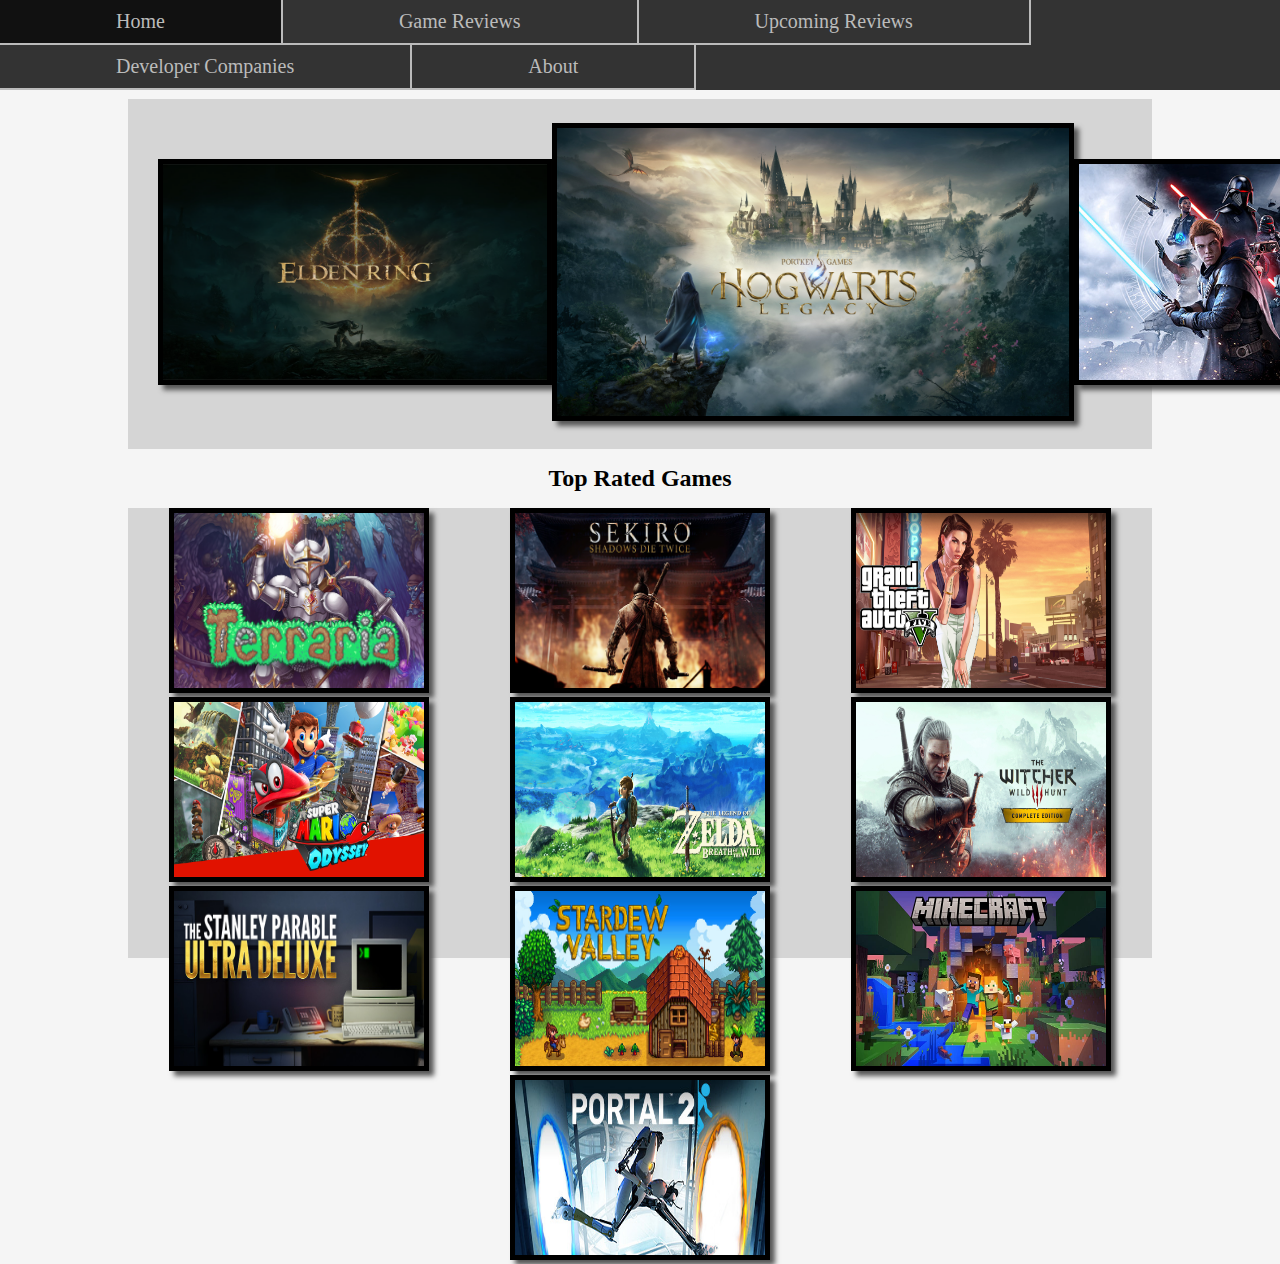
<file: index.html>
<!doctype html>
<html lang="en">
    <head>
        <meta charset="utf-8">
        <title>Home</title>
        <link rel="stylesheet" href="./css/style.css">
    </head>
    <body>
        <!-- Navigation Bar with the current section highlighted as the "active" class-->
        <ul>
          <li><a id="active" class="navbar" href="./index.html">Home</a></li>
          <li><a class="navbar" href="./game-reviews.html">Game Reviews</a></li>
          <li><a class="navbar" href="./upcoming-reviews.html">Upcoming Reviews</a></li>
          <li><a class="navbar" href="./developer-companies.html">Developer Companies</a></li>
          <li><a class="navbar" href="./about.html">About</a></li>
        </ul>
        <div class="buffer"></div>

        <!-- Section displaying the current 3 most popular games -->
        <h1>Popular Games</h1>
        <div id="popular-games">
          <a href="./Elden-Ring.html"><img class="border" src="./images/EldenRing.webp" alt="Elden Ring art" style="width:384px;height:216px;"></a>
          <a href="./Hogwarts-Legacy.html"><img class="border" src="./images/HowargtsLegacy.jpeg" alt="Hogwarts Legacy art" style="width:512px;height:288px;"> </a>
          <a href="./Star-Wars-Jedi-Fallen-Order.html"><img class="border" src="./images/Jedi-FallenOrder.jpeg" alt="Jedi: Fallen Order art" style="width:384px;height:216px;"> </a>
        </div>

        <!-- Section displaying the 10 most highly rated games of all time -->
        <!-- Games without current reviews are given the "alert" class to display an alert if they are clicked on -->
        <h1>Top Rated Games</h1>
        <div id="top-games">
          <div class="alert">
            <a href=""><img class="border" src="./images/Terraria.jpg" alt="Terraria art" style="width:250px;height:175px;" onclick="unavailable()"></a>
          </div>
          <a href="Sekiro-Shadows-Die-Twice.html"><img class="border" src="./images/Sekiro.jpg" alt="Sekiro: Shadows Die Twice art" style="width:250px;height:175px;"></a>
          <div class="alert">
            <a href=""><img class="border" src="./images/GTAV.jpeg" alt="Grand Theft Auto V art" style="width:250px;height:175px;" onclick="unavailable()"></a>
          </div>
          <div class="alert">
            <a href=""><img class="border" src="./images/Mario.jpg" alt="Super Mario Odyssey art" style="width:250px;height:175px;" onclick="unavailable()"></a>
          </div>
          <div class="alert">
            <a href=""><img class="border" src="./images/Zelda.jpg" alt="The Legend of Zelda: Breath of the Wild art" style="width:250px;height:175px;" onclick="unavailable()"></a>
          </div>
          <div class="alert">
            <a href=""><img class="border" src="./images/thewitcher.jpg" alt="The witcher 3 art" style="width:250px;height:175px;" onclick="unavailable()"></a>
          </div>
          <div class="alert">
            <a href=""><img class="border" src="./images/StanleyParable.jpg" alt="The Stanley Parable Ultimate Deluxe Edition art" style="width:250px;height:175px;" onclick="unavailable()"></a>
          </div>
          <div class="alert">
            <a href=""><img class="border" src="./images/StardewValley.jpg" alt="Stardew Valley art" style="width:250px;height:175px;" onclick="unavailable()"></a>
          </div>
          <div class="alert">
            <a href=""><img class="border" src="./images/Minecraft.jpg" alt="Minecraft art" style="width:250px;height:175px;" onclick="unavailable()"></a>
          </div>
          <div class="alert">
            <a href=""><img class="border" src="./images/Portal2.jpg" alt="Portal 2 art" style="width:250px;height:175px;" onclick="unavailable()"></a>
          </div>
        </div>
        <script src="./js/script.js"></script>
    </body>
</html>
</file>
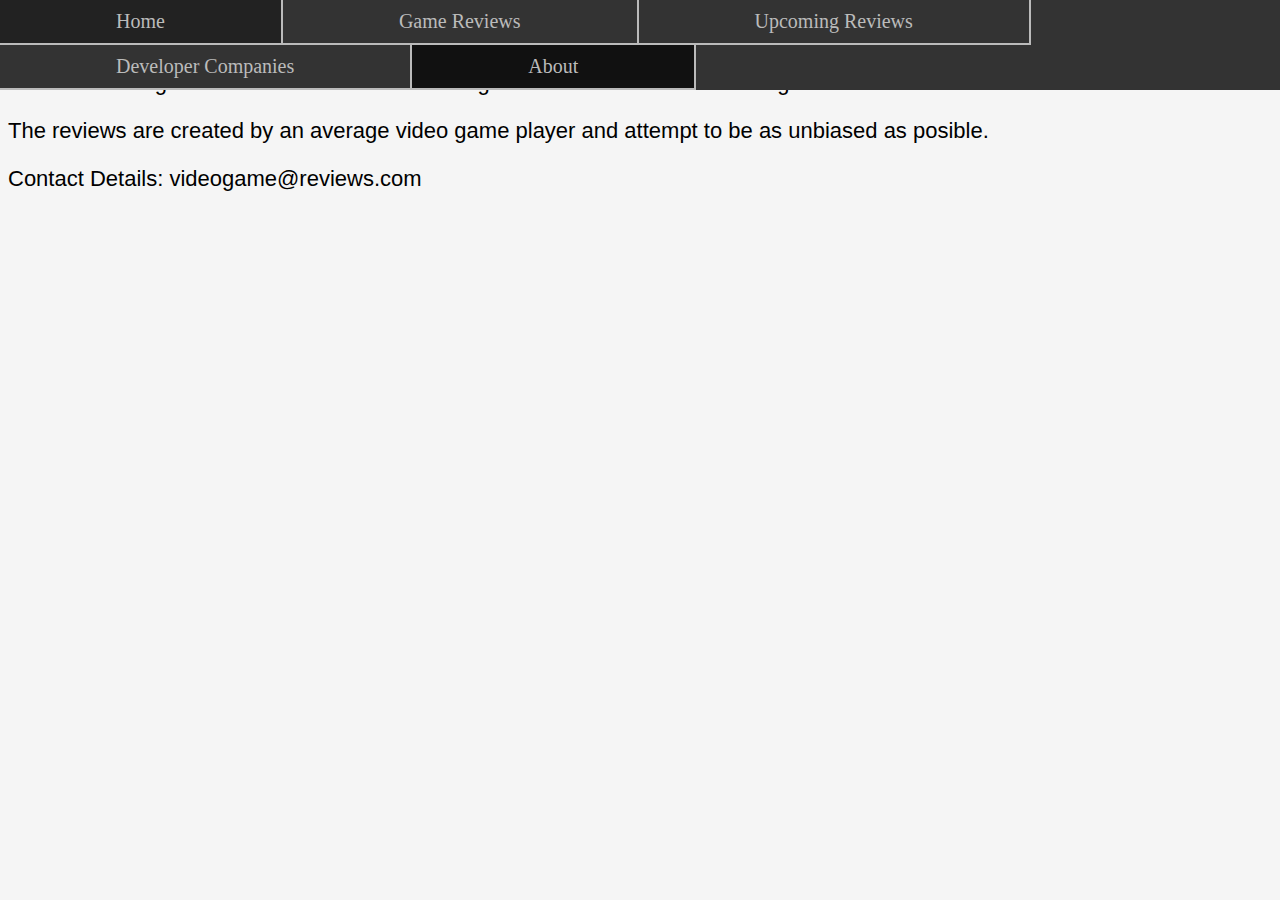
<file: about.html>
<!doctype html>
<html lang="en">
    <head>
        <meta charset="utf-8">
        <title>About</title>
        <link rel="stylesheet" href="./css/style.css">
    </head>
    <body>
        <!-- Navigation Bar with the current section highlighted as the "active" class-->
        <ul>
            <li><a class="navbar" href="./index.html">Home</a></li>
            <li><a class="navbar" href="./game-reviews.html">Game Reviews</a></li>
            <li><a class="navbar" href="./upcoming-reviews.html">Upcoming Reviews</a></li>
            <li><a class="navbar" href="./developer-companies.html">Developer Companies</a></li>
            <li><a id="active" class="navbar" href="./about.html">About</a></li>
        </ul>
        <div class="buffer"></div>
        <!-- About section information -->
        <div class="about">
            <p>
                This is a video game review website created for general and honest reviews of games.
            </p>
            <p>
                The reviews are created by an average video game player and attempt to be as unbiased as posible.
            </p>
            <p>
                Contact Details: videogame@reviews.com
            </p>
        </div>
      </body>
</html>
</file>
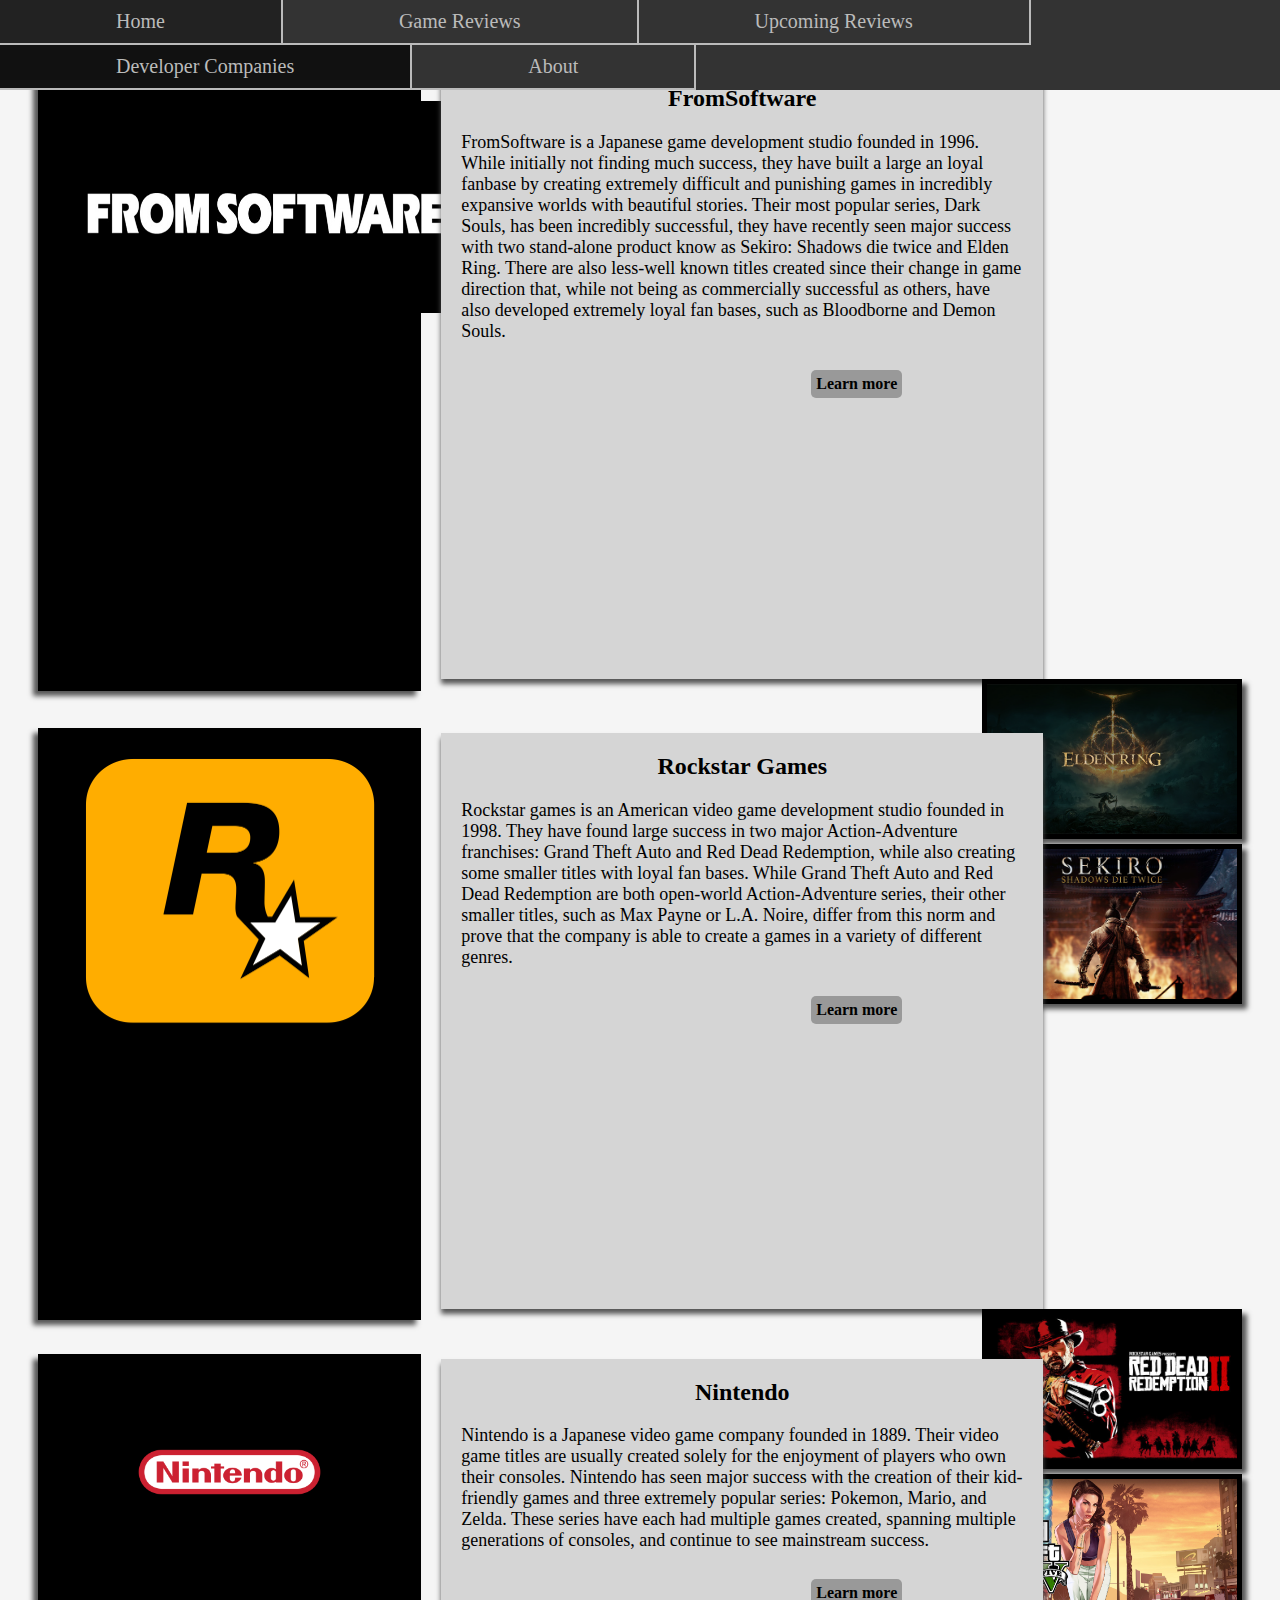
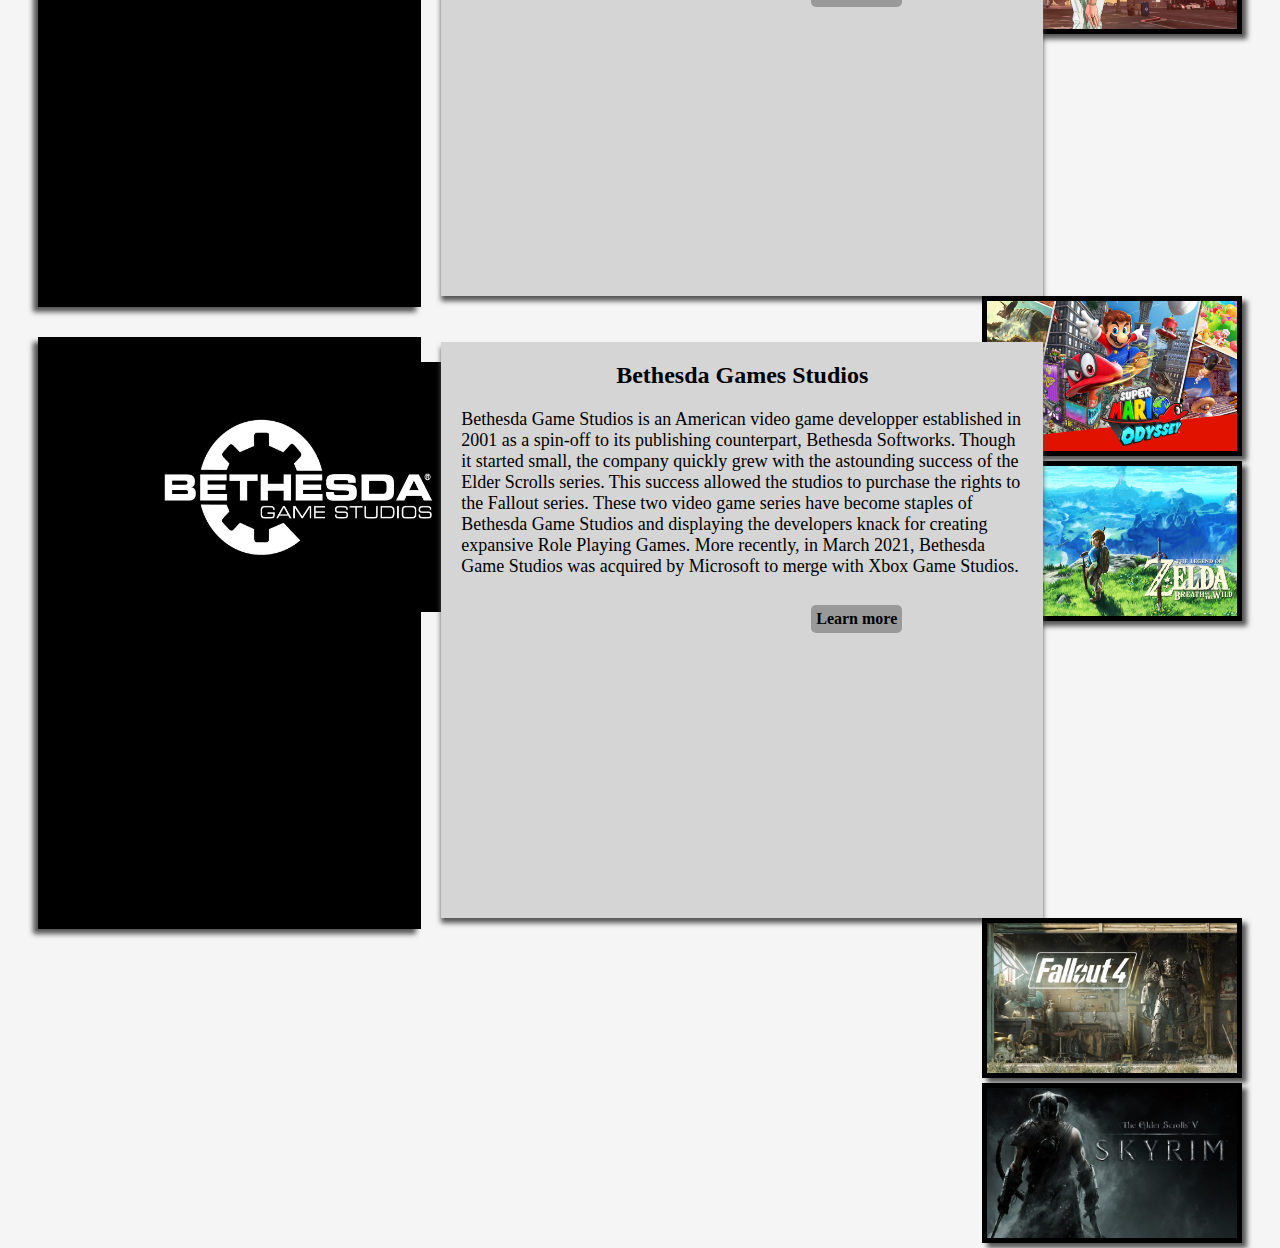
<file: developer-companies.html>
<!doctype html>
<html lang="en">
    <head>
        <meta charset="utf-8">
        <title>Developer Companies</title>
        <link rel="stylesheet" href="./css/style.css">
    </head>
    <body>
        <!-- Navigation Bar with the current section highlighted as the "active" class-->
        <ul>
            <li><a class="navbar" href="./index.html">Home</a></li>
            <li><a class="navbar" href="./game-reviews.html">Game Reviews</a></li>
            <li><a class="navbar" href="./upcoming-reviews.html">Upcoming Reviews</a></li>
            <li><a id="active" class="navbar" href="./developer-companies.html">Developer Companies</a></li>
            <li><a class="navbar" href="./about.html">About</a></li>
        </ul>
        <div class="buffer"></div>
        <div class="companies">
            <!-- Container holding the description of FromSoftware -->
            <div id="FromSoftware" class="review-box">
                <!-- Image for FromSoftware -->
                <a href="https://www.fromsoftware.jp/ww/"><div class="company-image">
                    <img class="buffer" src="./images/fromsoftware.jpeg" alt="From Software logo" style="width:416px;height:212px;">
                </div></a>
                <!-- Description container of FromSoftware -->
                <div class="company-description">
                    <!-- Title -->
                    <section class="company">
                        <h2>FromSoftware</h2>
                    </section>
                    <!-- Description of FromSoftware -->
                    <div class="description">
                        <p>
                            FromSoftware is a Japanese game development studio founded in 1996. While initially not finding much success, 
                            they have built a large an loyal fanbase by creating extremely difficult and punishing games in incredibly 
                            expansive worlds with beautiful stories. Their most popular series, Dark Souls, has been incredibly successful, 
                            they have recently seen major success with two stand-alone product know as Sekiro: Shadows die twice and Elden 
                            Ring. There are also less-well known titles created since their change in game direction that, while not being 
                            as commercially successful as others, have also developed extremely loyal fan bases, such as Bloodborne and Demon Souls.
                        </p>
                        <!-- Navigation button that sends you to FromSoftware's website -->
                        <nav class="button">
                            <a href="https://www.fromsoftware.jp/ww/">Learn more</a>
                        </nav>
                    </div>
                </div>
                <!-- Two popular games made by FromSoftware -->
                <div class="games">
                    <img src="./images/EldenRing.webp" alt="Elden Ring art" style="width:250px;height:150px;">
                    <img src="./images/Sekiro.jpg" alt="Sekiro: Shadows Die Twice art" style="width:250px;height:150px;">
                </div>
            </div>
            <!-- Container holding the description of Rockstar Games -->
            <div id="RockstarGames" class="review-box">
                <!-- Image for Rockstar Games -->
                <a href="https://www.rockstargames.com/"><div class="company-image">
                    <img src="./images/rockstar.png" alt="Rockstar Games Logo" style="width:300px;height:276px;">
                </div></a>
                <!-- Description container of Rockstar Games -->
                <div class="company-description">
                    <!-- Title -->
                    <section class="company">
                        <h2>Rockstar Games</h2>
                    </section>
                    <!-- Description of Rockstar Games -->
                    <div class="description">
                        <p>
                            Rockstar games is an American video game development studio founded in 1998. They have found large success in two
                             major Action-Adventure franchises: Grand Theft Auto and Red Dead Redemption, while also creating some smaller 
                             titles with loyal fan bases. While Grand Theft Auto and Red Dead Redemption are both open-world Action-Adventure
                              series, their other smaller titles, such as Max Payne or L.A. Noire, differ from this norm and prove that the 
                              company is able to create a games in a variety of different genres.  
                        </p>
                        <!-- Navigation button that sends you to Rockstar Games's website -->
                        <nav class="button">
                            <a href="https://www.rockstargames.com/">Learn more</a>
                        </nav>
                    </div>
                </div>
                <!-- Two popular games made by Rocktar Games -->
                <div class="games">
                    <img src="./images/RedDeadRedemption.jpg" alt="Red Dead Redemption 2 art" style="width:250px;height:150px;">
                    <img src="./images/GTAV.jpeg" alt="Grand Theft Auto V art" style="width:250px;height:150px;">
                </div>
            </div>
            <!-- Container holding the description of Nintendo -->
            <div id="Nintendo" class="review-box">
                <!-- Image for Nintendo -->
                <a href="https://www.nintendo.com.au/"><div class="company-image">
                    <img src="./images/nintendo.png" alt="Nintendo logo">
                </div></a>
                <!-- Description container of Nintendo -->
                <div class="company-description">
                    <!-- Title -->
                    <section class="company">
                        <h2>Nintendo</h2>
                    </section>
                    <!-- Description of Nintendo -->
                    <div class="description">
                        <p>
                            Nintendo is a Japanese video game company founded in 1889. Their video game titles are usually created solely 
                            for the enjoyment of players who own their consoles. Nintendo has seen major success with the creation of their 
                            kid-friendly games and three extremely popular series: Pokemon, Mario, and Zelda. These series have each had 
                            multiple games created, spanning multiple generations of consoles, and continue to see mainstream success.
                        </p>
                        <!-- Navigation button that sends you to Nintendo's website -->
                        <nav class="button">
                            <a href="https://www.nintendo.com.au/">Learn more</a>
                        </nav>
                    </div>
                </div>
                <!-- Two popular games made by Nintendo -->
                <div class="games">
                    <img src="./images/Mario.jpg" alt="Super Mario: Odyssey art" style="width:250px;height:150px;">
                    <img src="./images/Zelda.jpg" alt="The Legend of Zelda: Breath of the Wild art" style="width:250px;height:150px;">
                </div>
            </div>
            <!-- Container holding the description of Bethesda -->
            <div id="Bethesda" class="review-box">
                <!-- Image for Bethesda -->
                <a href="https://bethesda.net/dashboard"><div class="company-image">
                    <img src="./images/bethesda.jpeg" alt="Bethesda Games Studios logo" style="width:512px;height:250px;">
                </div></a>
                <!-- Description container of Bethesda -->
                <div class="company-description">
                    <!-- Title -->
                    <section class="company">
                        <h2>Bethesda Games Studios</h2>
                    </section>
                    <!-- Description of Bethesda -->
                    <div class="description">
                        <p>
                            Bethesda Game Studios is an American video game developper established in 2001 as a spin-off to its publishing 
                            counterpart, Bethesda Softworks. Though it started small, the company quickly grew with the astounding success 
                            of the Elder Scrolls series. This success allowed the studios to purchase the rights to the Fallout series. 
                            These two video game series have become staples of Bethesda Game Studios and displaying the developers knack for
                            creating expansive Role Playing Games. More recently, in March 2021, Bethesda Game Studios was acquired by Microsoft 
                            to merge with Xbox Game Studios.
                        </p>
                        <!-- Navigation button that sends you to Bethesda's website -->
                        <nav class="button">
                            <a href="https://bethesda.net/dashboard">Learn more</a>
                        </nav>
                    </div>
                </div>
                <!-- Two popular games made by Bethesda -->
                <div class="games">
                    <img src="./images/fallout4.png" alt="Fallout 4 art" style="width:250px;height:150px;">
                    <img src="./images/skyrim.jpeg" alt="The Elder Scrolls V: Skyrim art" style="width:250px;height:150px;">
                </div>
            </div>
        </div>
      </body>
</html>
</file>
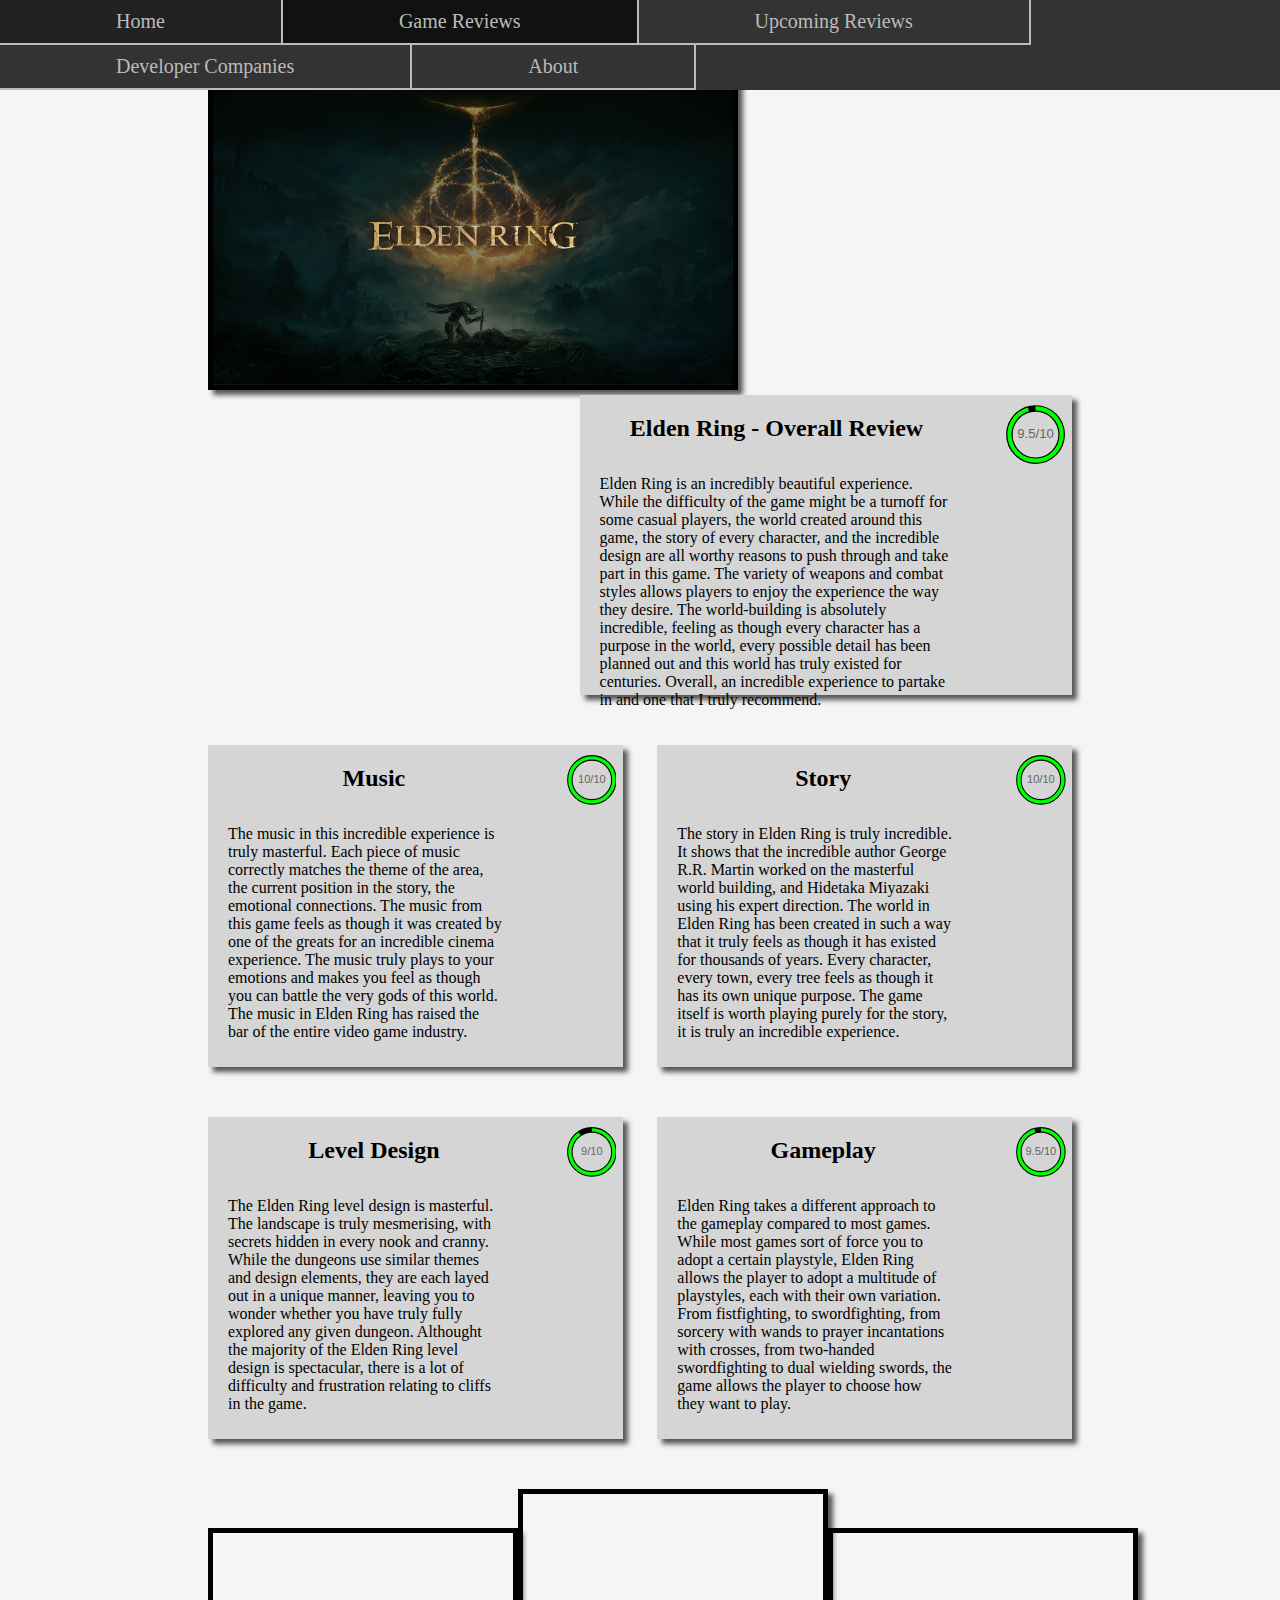
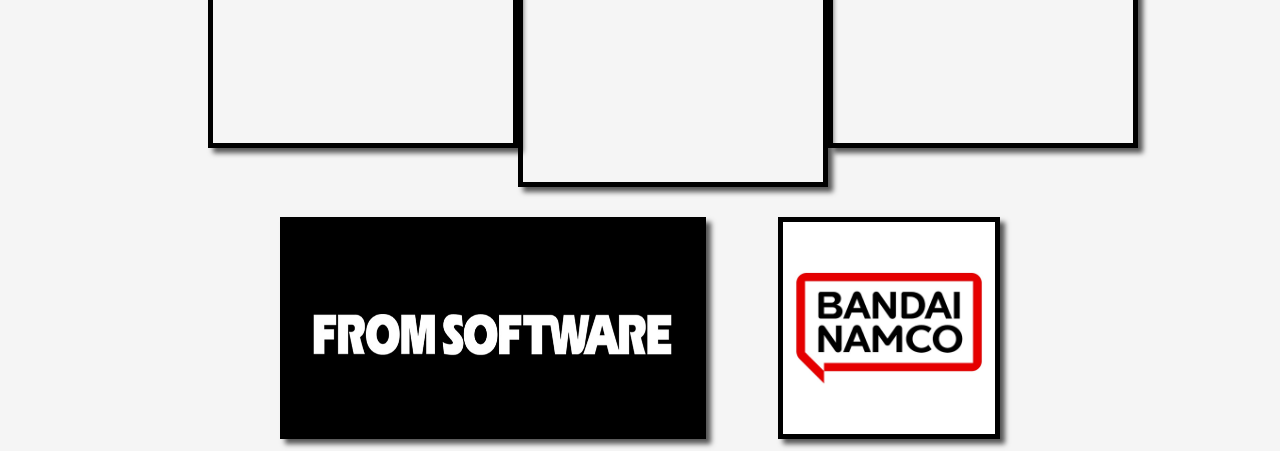
<file: Elden-Ring.html>
<!doctype html>
<html lang="en">
    <head>
        <meta charset="utf-8">
        <title>Game Reviews</title>
        <link rel="stylesheet" href="./css/style.css">
    </head>
    <body>
        <!-- Navigation Bar with the current section highlighted as the "active" class-->
        <ul>
            <li><a class="navbar" href="./index.html">Home</a></li>
            <li><a id="active" class="navbar" href="./game-reviews.html">Game Reviews</a></li>
            <li><a class="navbar" href="./upcoming-reviews.html">Upcoming Reviews</a></li>
            <li><a class="navbar" href="./developer-companies.html">Developer Companies</a></li>
            <li><a class="navbar" href="./about.html">About</a></li>
        </ul>
        <div class="buffer"></div>
        <div class="full-reviews">
            <div class="overall-review">
                <!-- Image for Elden Ring -->
                <div class="game-image">
                    <img src="./images/EldenRing.webp" alt="Elden Ring art" style="width:520px;height:300px;">
                </div>
                <!-- Review for Elden Ring -->
                <div class="game-review">
                    <!-- The top row of the review box containing the title and the overall rating -->
                    <section class="title">
                        <h2>Elden Ring - Overall Review</h2>
                        <!-- Overall rating for Elden Ring -->
                        <!-- Rating circle was adapted from: SVG percentage circle with CSS Keyframes Animation - CodePen. (n.d.). https://codepen.io/sergiopedercini/pen/jmKdbj-->
                        <div class="rating-circle">
                            <svg viewBox="0 0 36 36" class="circular-chart green">
                              <path class="circle-bg"
                                d="M18 2.0845
                                  a 15.9155 15.9155 0 0 1 0 31.831
                                  a 15.9155 15.9155 0 0 1 0 -31.831"
                              />
                              <path class="circle"
                                stroke-dasharray="95, 100"
                                d="M18 2.0845
                                  a 15.9155 15.9155 0 0 1 0 31.831
                                  a 15.9155 15.9155 0 0 1 0 -31.831"
                              />
                              <text x="18" y="20.35" class="percentage">9.5/10</text>
                            </svg>
                        </div>
                    </section>
                    <!-- Overall review of Elden Ring -->
                    <div class="review">
                        <p>
                            Elden Ring is an incredibly beautiful experience. While the difficulty of the game might be a turnoff 
                            for some casual players, the world created around this game, the story of every character, and the 
                            incredible design are all worthy reasons to push through and take part in this game. The variety of 
                            weapons and combat styles allows players to enjoy the experience the way they desire. The world-building 
                            is absolutely incredible, feeling as though every character has a purpose in the world, every possible 
                            detail has been planned out and this world has truly existed for centuries. Overall, an incredible 
                            experience to partake in and one that I truly recommend.
                        </p>
                    </div>
                </div>
            </div>
            <div class="individual-reviews">
                <div id="music-review" class="section-review">
                    <!-- The top row of the review box containing the title and the music rating -->
                    <section class="title">
                        <h2>Music</h2>
                        <!-- Music rating for Elden Ring -->
                        <!-- Rating circle was adapted from: SVG percentage circle with CSS Keyframes Animation - CodePen. (n.d.). https://codepen.io/sergiopedercini/pen/jmKdbj-->
                        <div class="rating-circle">
                            <svg viewBox="0 0 36 36" class="circular-chart green">
                              <path class="circle-bg"
                                d="M18 2.0845
                                  a 15.9155 15.9155 0 0 1 0 31.831
                                  a 15.9155 15.9155 0 0 1 0 -31.831"
                              />
                              <path class="circle"
                                stroke-dasharray="100, 100"
                                d="M18 2.0845
                                  a 15.9155 15.9155 0 0 1 0 31.831
                                  a 15.9155 15.9155 0 0 1 0 -31.831"
                              />
                              <text x="18" y="20.35" class="percentage">10/10</text>
                            </svg>
                        </div>
                    </section>
                    <!-- Music review of Elden Ring -->
                    <div class="review">
                        <p>
                            The music in this incredible experience is truly masterful. Each piece of music correctly matches the 
                            theme of the area, the current position in the story, the emotional connections. The music from this 
                            game feels as though it was created by one of the greats for an incredible cinema experience. The music 
                            truly plays to your emotions and makes you feel as though you can battle the very gods of this world. 
                            The music in Elden Ring has raised the bar of the entire video game industry.
                        </p>
                    </div>
                </div>
                <div id="story-review" class="section-review">
                    <!-- The top row of the review box containing the title and the story rating -->
                    <section class="title">
                        <h2>Story</h2>
                        <!-- Story rating for Elden Ring -->
                        <!-- Rating circle was adapted from: SVG percentage circle with CSS Keyframes Animation - CodePen. (n.d.). https://codepen.io/sergiopedercini/pen/jmKdbj-->
                        <div class="rating-circle">
                            <svg viewBox="0 0 36 36" class="circular-chart green">
                              <path class="circle-bg"
                                d="M18 2.0845
                                  a 15.9155 15.9155 0 0 1 0 31.831
                                  a 15.9155 15.9155 0 0 1 0 -31.831"
                              />
                              <path class="circle"
                                stroke-dasharray="100, 100"
                                d="M18 2.0845
                                  a 15.9155 15.9155 0 0 1 0 31.831
                                  a 15.9155 15.9155 0 0 1 0 -31.831"
                              />
                              <text x="18" y="20.35" class="percentage">10/10</text>
                            </svg>
                        </div>
                    </section>
                    <!-- Story review of Elden Ring -->
                    <div class="review">
                        <p>
                            The story in Elden Ring is truly incredible. It shows that the incredible author George R.R. Martin 
                            worked on the masterful world building, and Hidetaka Miyazaki using his expert direction. The world 
                            in Elden Ring has been created in such a way that it truly feels as though it has existed for thousands 
                            of years. Every character, every town, every tree feels as though it has its own unique purpose. The 
                            game itself is worth playing purely for the story, it is truly an incredible experience.
                        </p>
                    </div>
                </div>
            </div>
            <div class="individual-reviews">
                <div id="level-design-review" class="section-review">
                    <!-- The top row of the review box containing the title and the level design rating -->
                    <section class="title">
                        <h2>Level Design</h2>
                        <!-- Level Design rating for Elden Ring -->
                        <!-- Rating circle was adapted from: SVG percentage circle with CSS Keyframes Animation - CodePen. (n.d.). https://codepen.io/sergiopedercini/pen/jmKdbj-->
                        <div class="rating-circle">
                            <svg viewBox="0 0 36 36" class="circular-chart green">
                              <path class="circle-bg"
                                d="M18 2.0845
                                  a 15.9155 15.9155 0 0 1 0 31.831
                                  a 15.9155 15.9155 0 0 1 0 -31.831"
                              />
                              <path class="circle"
                                stroke-dasharray="90, 100"
                                d="M18 2.0845
                                  a 15.9155 15.9155 0 0 1 0 31.831
                                  a 15.9155 15.9155 0 0 1 0 -31.831"
                              />
                              <text x="18" y="20.35" class="percentage">9/10</text>
                            </svg>
                        </div>
                    </section>
                    <!-- Level Design review of Elden Ring -->
                    <div class="review">
                        <p>
                            The Elden Ring level design is masterful. The landscape is truly mesmerising, with secrets hidden in 
                            every nook and cranny. While the dungeons use similar themes and design elements, they are each layed 
                            out in a unique manner, leaving you to wonder whether you have truly fully explored any given dungeon. 
                            Althought the majority of the Elden Ring level design is spectacular, there is a lot of difficulty and 
                            frustration relating to cliffs in the game.
                        </p>
                    </div>
                </div>
                <div id="gameplay-review" class="section-review">
                    <!-- The top row of the review box containing the title and the gameplay rating -->
                    <section class="title">
                        <h2>Gameplay</h2>
                        <!-- Gameplay rating for Elden Ring -->
                        <!-- Rating circle was adapted from: SVG percentage circle with CSS Keyframes Animation - CodePen. (n.d.). https://codepen.io/sergiopedercini/pen/jmKdbj-->
                        <div class="rating-circle">
                            <svg viewBox="0 0 36 36" class="circular-chart green">
                              <path class="circle-bg"
                                d="M18 2.0845
                                  a 15.9155 15.9155 0 0 1 0 31.831
                                  a 15.9155 15.9155 0 0 1 0 -31.831"
                              />
                              <path class="circle"
                                stroke-dasharray="95, 100"
                                d="M18 2.0845
                                  a 15.9155 15.9155 0 0 1 0 31.831
                                  a 15.9155 15.9155 0 0 1 0 -31.831"
                              />
                              <text x="18" y="20.35" class="percentage">9.5/10</text>
                            </svg>
                        </div>
                    </section>
                    <!-- Gameplay review of Elden Ring -->
                    <div class="review">
                        <p>
                            Elden Ring takes a different approach to the gameplay compared to most games. While most games sort of force 
                            you to adopt a certain playstyle, Elden Ring allows the player to adopt a multitude of playstyles, each with
                            their own variation. From fistfighting, to swordfighting, from sorcery with wands to prayer incantations with 
                            crosses, from two-handed swordfighting to dual wielding swords, the game allows the player to choose how they
                            want to play. 
                        </p>
                    </div>
                </div>
            </div>
            <!-- Trailers for Elden Ring -->
            <div class="videos">
                <!-- Story Trailer for Elden Ring -->
                <iframe width="373" height="210" src="https://www.youtube.com/embed/K_03kFqWfqs" title="YouTube video player" 
                allow="accelerometer; autoplay; clipboard-write; encrypted-media; 
                gyroscope; picture-in-picture; web-share" allowfullscreen></iframe>
                <!-- Launch Trailer for Elden Ring -->
                <iframe width="512" height="288" src="https://www.youtube.com/embed/AKXiKBnzpBQ" title="YouTube video player" 
                allow="accelerometer; autoplay; clipboard-write; encrypted-media; 
                gyroscope; picture-in-picture; web-share" allowfullscreen></iframe>
                <!-- Gameplay Trailer for Elden Ring -->
                <iframe width="373" height="210" src="https://www.youtube.com/embed/E3Huy2cdih0" title="YouTube video player" 
                allow="accelerometer; autoplay; clipboard-write; encrypted-media; 
                gyroscope; picture-in-picture; web-share" allowfullscreen></iframe>
            </div>
            <!-- Container with Developer company and Publishing company images and links -->
            <div class="developer-publisher">
                <!-- Developer company image and link -->
                <a href="https://www.fromsoftware.jp/ww/">
                    <img class="border" src="./images/fromsoftware.jpeg" alt="From Software logo" style="width:416px;height:212px;">
                </a>
                <!-- Publishing company image and link -->
                <a href="https://en.bandainamcoent.eu/">
                    <img class="border" src="./images/bandai-namco.jpeg" alt="Bandai Namco logo" style="width:212px;height:212px;">
                </a>
            </div>
        </div>
    </body>
</html>
</file>
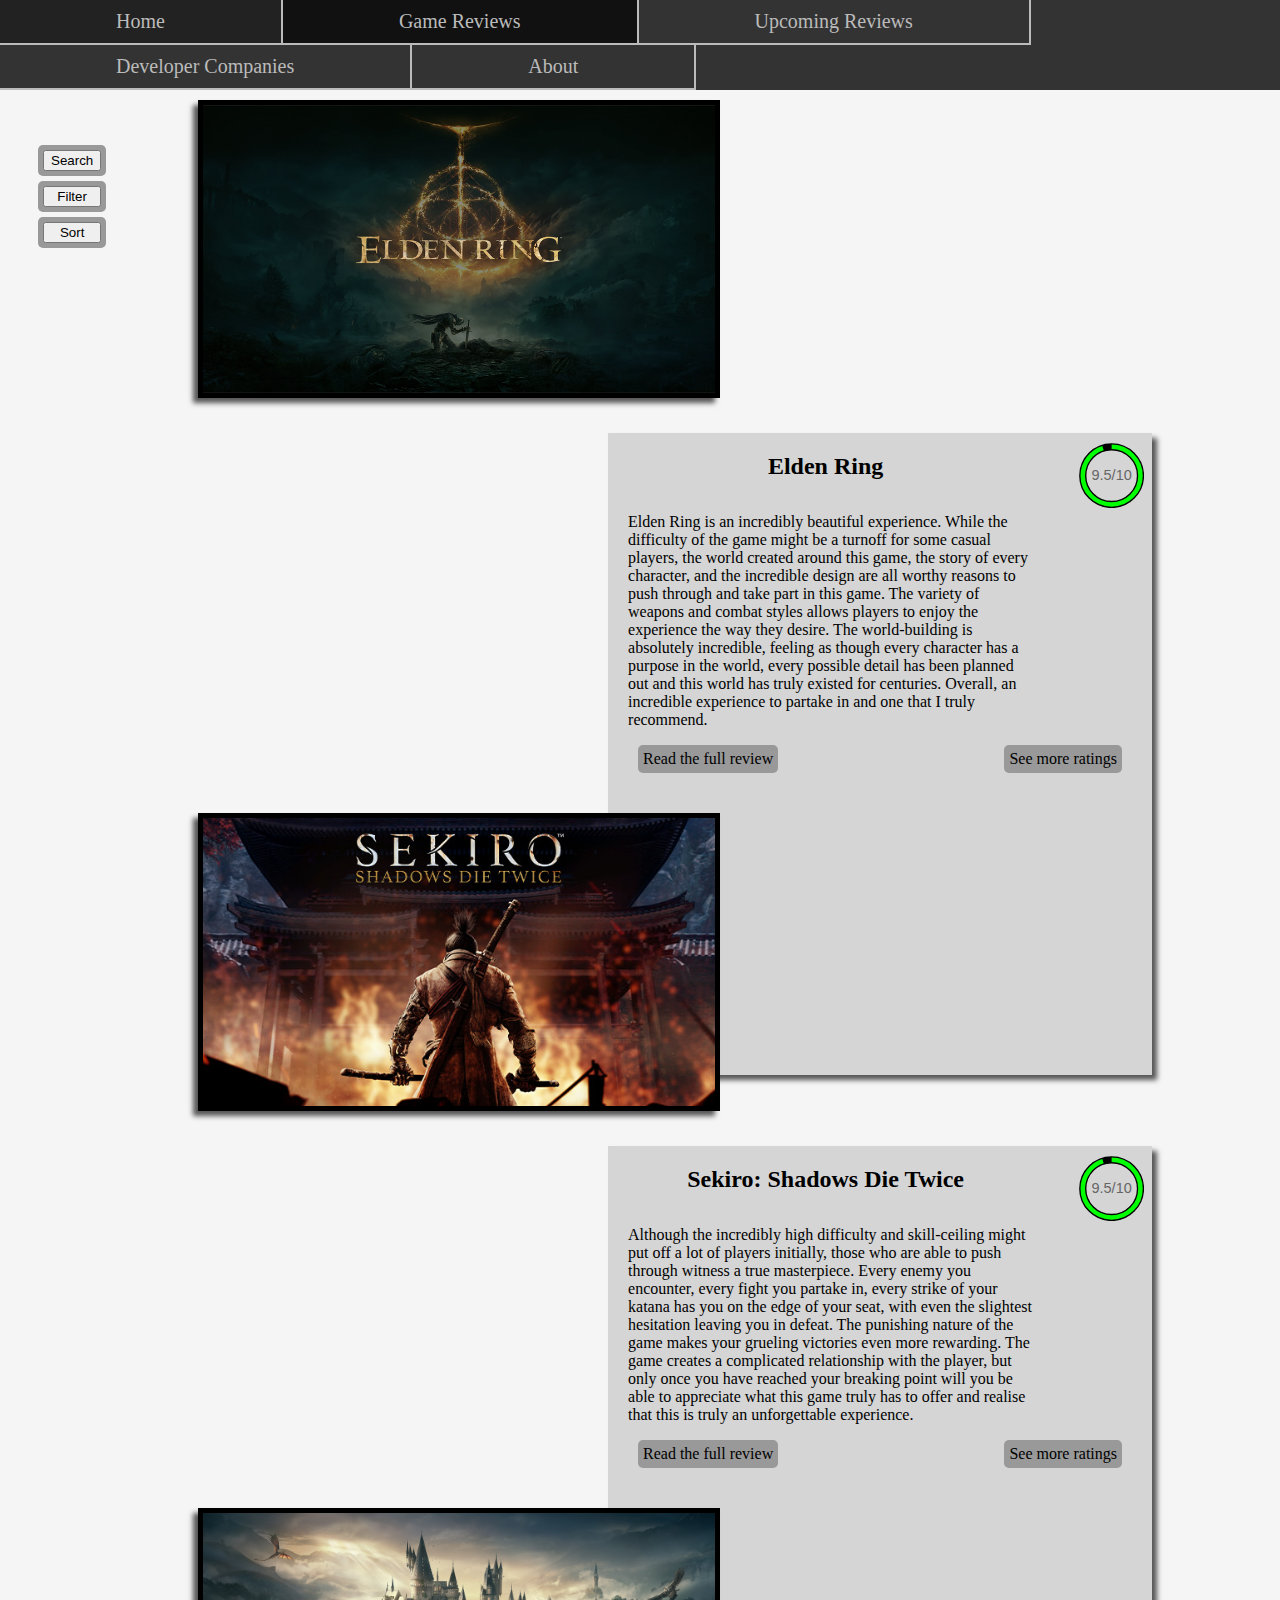
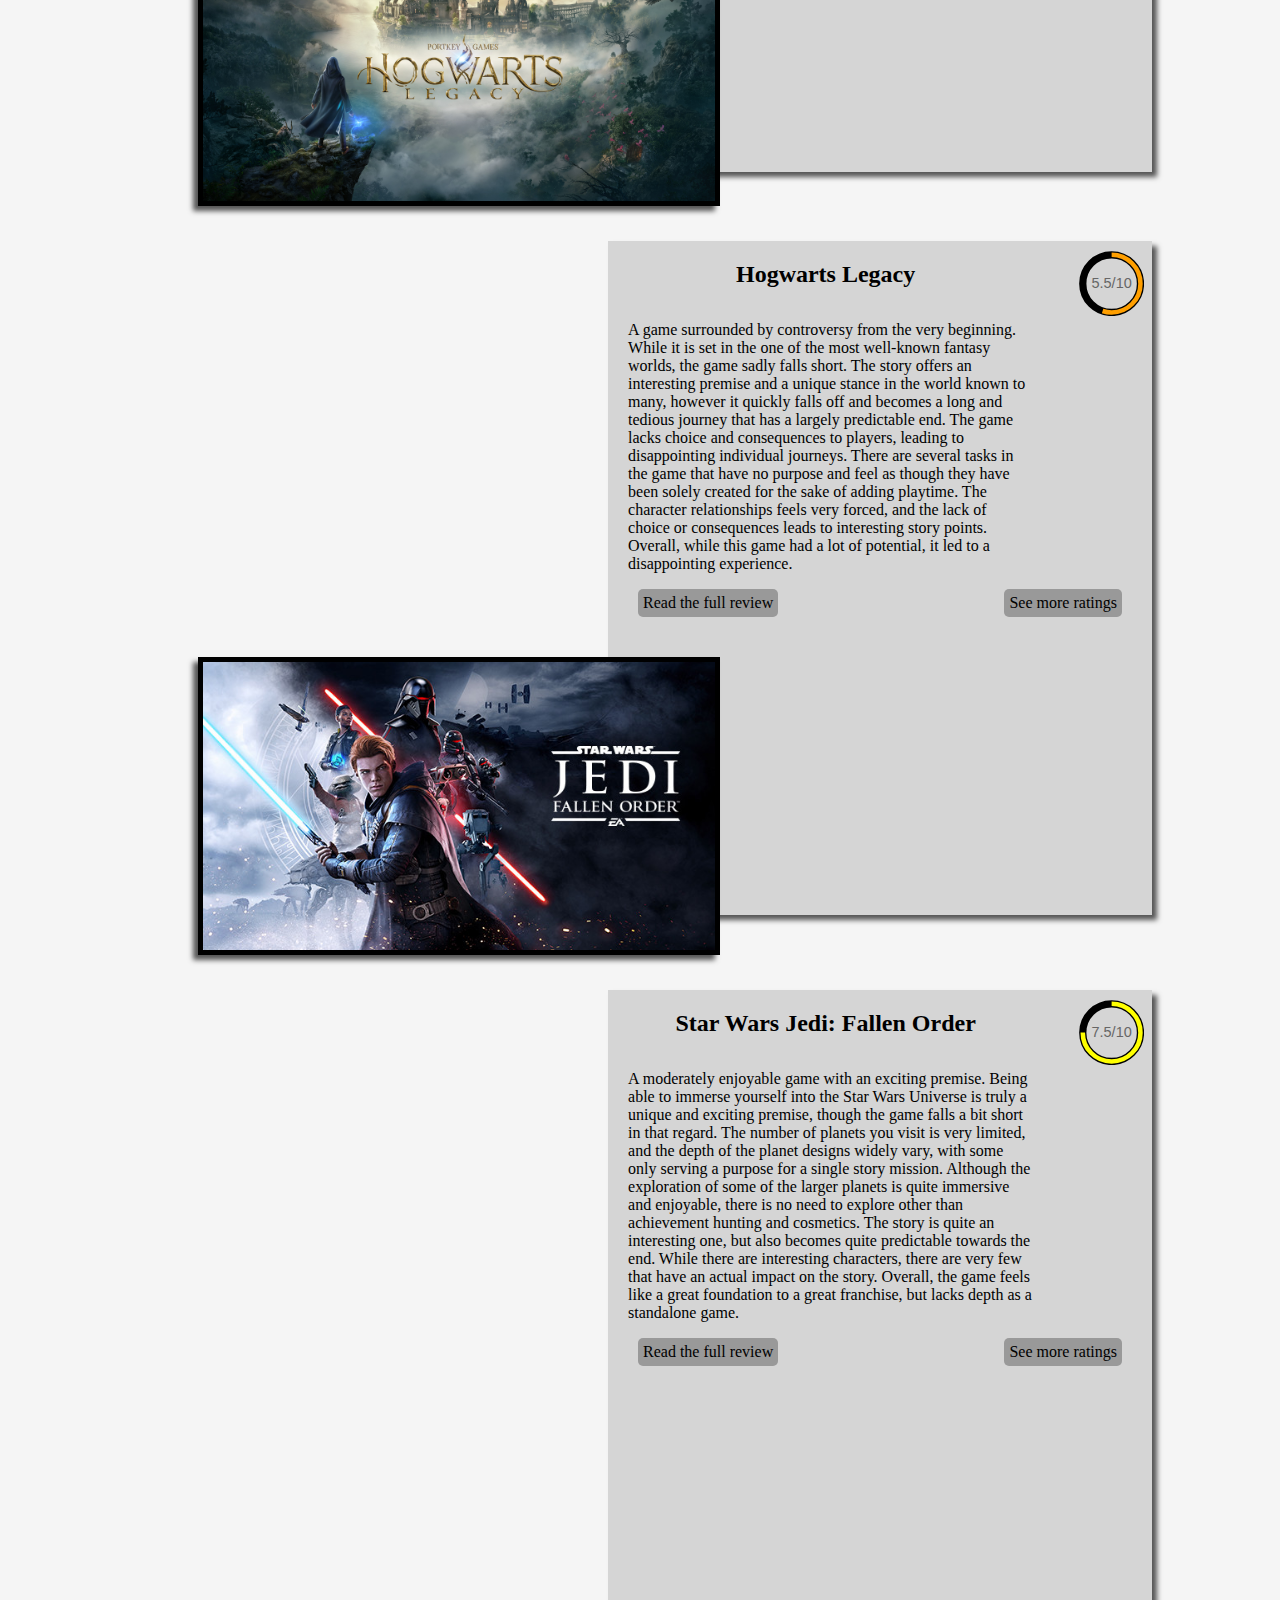
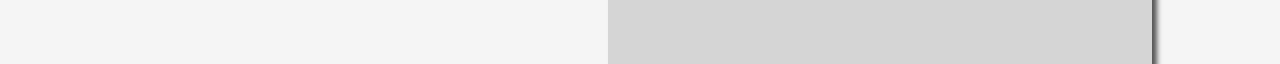
<file: game-reviews.html>
<!doctype html>
<html lang="en">
    <head>
        <meta charset="utf-8">
        <title>Game Reviews</title>
        <link rel="stylesheet" href="./css/style.css">
    </head>
    <body>
        <!-- Navigation Bar with the current section highlighted as the "active" class-->
        <ul>
            <li><a class="navbar" href="./index.html">Home</a></li>
            <li><a id="active" class="navbar" href="./game-reviews.html">Game Reviews</a></li>
            <li><a class="navbar" href="./upcoming-reviews.html">Upcoming Reviews</a></li>
            <li><a class="navbar" href="./developer-companies.html">Developer Companies</a></li>
            <li><a class="navbar" href="./about.html">About</a></li>
        </ul>
        <div class="buffer"></div>

        <!-- Buttons allowing for the search of games -->
        <!-- Search for a specific game -->
        <!-- **NOT IMPLEMENTED** Sort the games displayed in a specific order (e.g. alphabetical, by release date, etc...) **NOT IMPLEMENTED** -->
        <!-- **NOT IMPLEMENTED** Filter games to those matching certain genres (e.g. singleplayer, competitive, parkour, etc...) **NOT IMPLEMENTED** -->
        <div id="search">
            <div class="button">
                <button onclick="search()">Search</button>
            </div>
            <div class="button">
                <button>Filter</button>
            </div>
            <div class="button">
                <button>Sort</button>
            </div>
        </div>

        <!-- Container holding the reviews and images of the games -->
        <div class="reviews">
            <!-- Container holding the review and image for Elden Ring -->
            <div id="EldenRing" class="review-box">
                <!-- Image for Elden Ring -->
                <div class="image">
                    <a href="./Elden-Ring.html"><img src="./images/EldenRing.webp" alt="Elden Ring art" style="width:512px;height:288px;"></a>
                </div>
                <!-- Review for Elden Ring -->
                <div class="game-review">
                    <!-- The top row of the review box containing the title and the overall rating -->
                    <section class="title">
                        <h2>Elden Ring</h2>
                        <!-- Overall rating for Elden Ring -->
                        <!-- Rating circle was adapted from: SVG percentage circle with CSS Keyframes Animation - CodePen. (n.d.). https://codepen.io/sergiopedercini/pen/jmKdbj-->
                        <div class="rating-circle">
                            <svg viewBox="0 0 36 36" class="circular-chart green">
                              <path class="circle-bg"
                                d="M18 2.0845
                                  a 15.9155 15.9155 0 0 1 0 31.831
                                  a 15.9155 15.9155 0 0 1 0 -31.831"
                              />
                              <path class="circle"
                                stroke-dasharray="95, 100"
                                d="M18 2.0845
                                  a 15.9155 15.9155 0 0 1 0 31.831
                                  a 15.9155 15.9155 0 0 1 0 -31.831"
                              />
                              <text x="18" y="20.35" class="percentage">9.5/10</text>
                            </svg>
                        </div>
                    </section>
                    <!-- Overall review of Elden Ring -->
                    <div class="review">
                        <p>
                            Elden Ring is an incredibly beautiful experience. While the difficulty of the game might be a turnoff 
                            for some casual players, the world created around this game, the story of every character, and the 
                            incredible design are all worthy reasons to push through and take part in this game. The variety of 
                            weapons and combat styles allows players to enjoy the experience the way they desire. The world-building 
                            is absolutely incredible, feeling as though every character has a purpose in the world, every possible 
                            detail has been planned out and this world has truly existed for centuries. Overall, an incredible 
                            experience to partake in and one that I truly recommend.
                        </p>
                    </div>
                    <!-- Buttons to display all ratings or to read the full review -->
                    <nav class="button">
                        <a href="Elden-Ring.html">Read the full review</a>
                    </nav>

                    <nav class="open-ratings">
                        <a href="Elden-Ring.html">See more ratings</a>
                    </nav>
                </div>
            </div>
            <!-- Elden Ring pop-up displaying the ratings for all of the review sections -->
            <!-- Rating circles were adapted from: SVG percentage circle with CSS Keyframes Animation - CodePen. (n.d.). https://codepen.io/sergiopedercini/pen/jmKdbj-->
            <div id="elden-ring-popup" class="popup">
                <div class="ratings">
                    <div class="rating-circles">
                        <!-- Rating for the music -->
                        <div class="rating-circle">
                            <svg viewBox="0 0 36 36" class="circular-chart green">
                                <path class="circle-bg"
                                    d="M18 2.0845
                                    a 15.9155 15.9155 0 0 1 0 31.831
                                    a 15.9155 15.9155 0 0 1 0 -31.831"
                                />
                                <path class="circle"
                                    stroke-dasharray="100, 100"
                                    d="M18 2.0845
                                    a 15.9155 15.9155 0 0 1 0 31.831
                                    a 15.9155 15.9155 0 0 1 0 -31.831"
                                />
                                <text x="18" y="20.35" class="percentage">10/10</text>
                            </svg>
                            <p>Music</p>
                        </div>
                        <!-- Rating for the story -->
                        <div class="rating-circle">
                            <svg viewBox="0 0 36 36" class="circular-chart green">
                                <path class="circle-bg"
                                    d="M18 2.0845
                                    a 15.9155 15.9155 0 0 1 0 31.831
                                    a 15.9155 15.9155 0 0 1 0 -31.831"
                                />
                                <path class="circle"
                                    stroke-dasharray="100, 100"
                                    d="M18 2.0845
                                    a 15.9155 15.9155 0 0 1 0 31.831
                                    a 15.9155 15.9155 0 0 1 0 -31.831"
                                />
                                <text x="18" y="20.35" class="percentage">10/10</text>
                            </svg>
                            <p>Story</p>
                        </div>
                        <!-- Rating for the level design -->
                        <div class="rating-circle">
                            <svg viewBox="0 0 36 36" class="circular-chart green">
                                <path class="circle-bg"
                                    d="M18 2.0845
                                    a 15.9155 15.9155 0 0 1 0 31.831
                                    a 15.9155 15.9155 0 0 1 0 -31.831"
                                />
                                <path class="circle"
                                    stroke-dasharray="90, 100"
                                    d="M18 2.0845
                                    a 15.9155 15.9155 0 0 1 0 31.831
                                    a 15.9155 15.9155 0 0 1 0 -31.831"
                                />
                                <text x="18" y="20.35" class="percentage">9/10</text>
                            </svg>
                            <p>Level Design</p>
                        </div>
                        <!-- Rating for the gameplay -->
                        <div class="rating-circle">
                            <svg viewBox="0 0 36 36" class="circular-chart green">
                                <path class="circle-bg"
                                    d="M18 2.0845
                                    a 15.9155 15.9155 0 0 1 0 31.831
                                    a 15.9155 15.9155 0 0 1 0 -31.831"
                                />
                                <path class="circle"
                                    stroke-dasharray="95, 100"
                                    d="M18 2.0845
                                    a 15.9155 15.9155 0 0 1 0 31.831
                                    a 15.9155 15.9155 0 0 1 0 -31.831"
                                />
                                <text x="18" y="20.35" class="percentage">9.5/10</text>
                            </svg>
                            <p>Gameplay</p>
                        </div>
                    </div>
                    <!-- Button to close the pop-up -->
                    <nav class="close-ratings">
                        <a href="game-reviews.html">Close</a>
                    </nav>
                </div>
            </div>

            <!-- Container holding the review and image for Sekiro -->
            <div id="sekiro" class="review-box">
                <!-- Image for Sekiro -->
                <div class="image">
                    <a href="./Sekiro-Shadows-Die-Twice.html"><img src="./images/Sekiro.jpg" alt="Sekiro: Shadows Die Twice art" style="width:512px;height:288px;"></a>
                </div>
                <!-- Review for Sekiro -->
                <div class="game-review">
                    <!-- Top row of the review box containing the title and overall rating of Sekiro -->
                    <section class="title">
                        <h2>Sekiro: Shadows Die Twice</h2>
                        <!-- Rating circle was adapted from: SVG percentage circle with CSS Keyframes Animation - CodePen. (n.d.). https://codepen.io/sergiopedercini/pen/jmKdbj-->
                        <div class="rating-circle">
                            <svg viewBox="0 0 36 36" class="circular-chart green">
                              <path class="circle-bg"
                                d="M18 2.0845
                                  a 15.9155 15.9155 0 0 1 0 31.831
                                  a 15.9155 15.9155 0 0 1 0 -31.831"
                              />
                              <path class="circle"
                                stroke-dasharray="95, 100"
                                d="M18 2.0845
                                  a 15.9155 15.9155 0 0 1 0 31.831
                                  a 15.9155 15.9155 0 0 1 0 -31.831"
                              />
                              <text x="18" y="20.35" class="percentage">9.5/10</text>
                            </svg>
                        </div>
                    </section>
                    <!-- Overall review of Sekiro -->
                    <div class="review">
                        <p>
                            Although the incredibly high difficulty and skill-ceiling might put off a lot of players initially, 
                            those who are able to push through witness a true masterpiece. Every enemy you encounter, every fight 
                            you partake in, every strike of your katana has you on the edge of your seat, with even the slightest 
                            hesitation leaving you in defeat. The punishing nature of the game makes your grueling victories even 
                            more rewarding. The game creates a complicated relationship with the player, but only once you have 
                            reached your breaking point will you be able to appreciate what this game truly has to offer and realise 
                            that this is truly an unforgettable experience.
                        </p>
                    </div>
                    <!-- Buttons to display all ratings or read the full review -->
                    <nav class="button">
                        <a href="./Sekiro-Shadows-Die-Twice.html">Read the full review</a>
                    </nav>
                    <nav class="open-ratings">
                        <a href="./Sekiro-Shadows-Die-Twice.html">See more ratings</a>
                    </nav>
                </div>
            </div>
            <!-- Sekiro pop-up displaying the ratings for all of the review sections -->
            <!-- Rating circles were adapted from: SVG percentage circle with CSS Keyframes Animation - CodePen. (n.d.). https://codepen.io/sergiopedercini/pen/jmKdbj-->
            <div id="sekiro-popup" class="popup">
                <div class="ratings">
                    <div class="rating-circles">
                        <!-- Rating for music -->
                        <div class="rating-circle">
                            <svg viewBox="0 0 36 36" class="circular-chart green">
                                <path class="circle-bg"
                                    d="M18 2.0845
                                    a 15.9155 15.9155 0 0 1 0 31.831
                                    a 15.9155 15.9155 0 0 1 0 -31.831"
                                />
                                <path class="circle"
                                    stroke-dasharray="100, 100"
                                    d="M18 2.0845
                                    a 15.9155 15.9155 0 0 1 0 31.831
                                    a 15.9155 15.9155 0 0 1 0 -31.831"
                                />
                                <text x="18" y="20.35" class="percentage">10/10</text>
                            </svg>
                            <p>Music</p>
                        </div>
                        <!-- Rating for story -->
                        <div class="rating-circle">
                            <svg viewBox="0 0 36 36" class="circular-chart green">
                                <path class="circle-bg"
                                    d="M18 2.0845
                                    a 15.9155 15.9155 0 0 1 0 31.831
                                    a 15.9155 15.9155 0 0 1 0 -31.831"
                                />
                                <path class="circle"
                                    stroke-dasharray="90, 100"
                                    d="M18 2.0845
                                    a 15.9155 15.9155 0 0 1 0 31.831
                                    a 15.9155 15.9155 0 0 1 0 -31.831"
                                />
                                <text x="18" y="20.35" class="percentage">9/10</text>
                            </svg>
                            <p>Story</p>
                        </div>
                        <!-- Rating for level design -->
                        <div class="rating-circle">
                            <svg viewBox="0 0 36 36" class="circular-chart green">
                                <path class="circle-bg"
                                    d="M18 2.0845
                                    a 15.9155 15.9155 0 0 1 0 31.831
                                    a 15.9155 15.9155 0 0 1 0 -31.831"
                                />
                                <path class="circle"
                                    stroke-dasharray="95, 100"
                                    d="M18 2.0845
                                    a 15.9155 15.9155 0 0 1 0 31.831
                                    a 15.9155 15.9155 0 0 1 0 -31.831"
                                />
                                <text x="18" y="20.35" class="percentage">9.5/10</text>
                            </svg>
                            <p>Level Design</p>
                        </div>
                        <!-- Rating for gameplay -->
                        <div class="rating-circle">
                            <svg viewBox="0 0 36 36" class="circular-chart green">
                                <path class="circle-bg"
                                    d="M18 2.0845
                                    a 15.9155 15.9155 0 0 1 0 31.831
                                    a 15.9155 15.9155 0 0 1 0 -31.831"
                                />
                                <path class="circle"
                                    stroke-dasharray="95, 100"
                                    d="M18 2.0845
                                    a 15.9155 15.9155 0 0 1 0 31.831
                                    a 15.9155 15.9155 0 0 1 0 -31.831"
                                />
                                <text x="18" y="20.35" class="percentage">9.5/10</text>
                            </svg>
                            <p>Gameplay</p>
                        </div>
                    </div>
                    <!-- Button to close the pop-up -->
                    <nav class="close-ratings">
                        <a href="game-reviews.html">Close</a>
                    </nav>
                </div>
            </div>

            <!-- Container holding the review and image for Hogwarts Legacy -->
            <div id="hogwarts" class="review-box">
                <!-- Image for Hogwarts Legacy -->
                <div class="image">
                    <a href="./Hogwarts-Legacy.html"><img src="./images/HowargtsLegacy.jpeg" alt="Hogwarts Legacy art" style="width:512px;height:288px;"></a>
                </div>
                <!-- Review for Hogwarts Legacy -->
                <div class="game-review">
                    <!-- Top row of the review box containing the title and overall rating of Hogwarts Legacy -->
                    <div class="title">
                        <h2>Hogwarts Legacy</h2>
                        <!-- Rating circle was adapted from: SVG percentage circle with CSS Keyframes Animation - CodePen. (n.d.). https://codepen.io/sergiopedercini/pen/jmKdbj-->
                        <div class="rating-circle">
                            <svg viewBox="0 0 36 36" class="circular-chart orange">
                              <path class="circle-bg"
                                d="M18 2.0845
                                  a 15.9155 15.9155 0 0 1 0 31.831
                                  a 15.9155 15.9155 0 0 1 0 -31.831"
                              />
                              <path class="circle"
                                stroke-dasharray="55, 100"
                                d="M18 2.0845
                                  a 15.9155 15.9155 0 0 1 0 31.831
                                  a 15.9155 15.9155 0 0 1 0 -31.831"
                              />
                              <text x="18" y="20.35" class="percentage">5.5/10</text>
                            </svg>
                        </div>
                    </div>
                    <!-- Overall Review of Hogwarts Legacy -->
                    <div class="review">
                        <p>
                            A game surrounded by controversy from the very beginning. While it is set in the one of the most well-known fantasy 
                            worlds, the game sadly falls short. The story offers an interesting premise and a unique stance in the world known 
                            to many, however it quickly falls off and becomes a long and tedious journey that has a largely predictable end.
                             The game lacks choice and consequences to players, leading to disappointing individual journeys. 
                             There are several tasks in the game that have no purpose and feel as though they have been solely created for 
                             the sake of adding playtime. The character relationships feels very forced, and the lack of choice or 
                             consequences leads to interesting story points. Overall, while this game had a lot of potential,
                              it led to a disappointing experience.
                        </p>
                    </div>
                    <!-- Buttons to display all ratings or read the full review -->
                    <nav class="button">
                        <a href="./Hogwarts-Legacy.html">Read the full review</a>
                    </nav>
                    <nav class="open-ratings">
                        <a href="./Hogwarts-Legacy.html">See more ratings</a>
                    </nav>
                </div>
            </div>
            <!-- Hogwarts Legacy pop-up displaying the ratings for all of the review sections -->
            <!-- Rating circles was adapted from: SVG percentage circle with CSS Keyframes Animation - CodePen. (n.d.). https://codepen.io/sergiopedercini/pen/jmKdbj-->
            <div id="hogwarts-popup" class="popup">
                <div class="ratings">
                    <div class="rating-circles">
                        <!-- Rating for music -->
                        <div class="rating-circle">
                            <svg viewBox="0 0 36 36" class="circular-chart green">
                                <path class="circle-bg"
                                    d="M18 2.0845
                                    a 15.9155 15.9155 0 0 1 0 31.831
                                    a 15.9155 15.9155 0 0 1 0 -31.831"
                                />
                                <path class="circle"
                                    stroke-dasharray="80, 100"
                                    d="M18 2.0845
                                    a 15.9155 15.9155 0 0 1 0 31.831
                                    a 15.9155 15.9155 0 0 1 0 -31.831"
                                />
                                <text x="18" y="20.35" class="percentage">8/10</text>
                            </svg>
                            <p>Music</p>
                        </div>
                        <!-- Rating for story -->
                        <div class="rating-circle">
                            <svg viewBox="0 0 36 36" class="circular-chart red">
                                <path class="circle-bg"
                                    d="M18 2.0845
                                    a 15.9155 15.9155 0 0 1 0 31.831
                                    a 15.9155 15.9155 0 0 1 0 -31.831"
                                />
                                <path class="circle"
                                    stroke-dasharray="40, 100"
                                    d="M18 2.0845
                                    a 15.9155 15.9155 0 0 1 0 31.831
                                    a 15.9155 15.9155 0 0 1 0 -31.831"
                                />
                                <text x="18" y="20.35" class="percentage">4/10</text>
                            </svg>
                            <p>Story</p>
                        </div>
                        <!-- Rating for level design -->
                        <div class="rating-circle">
                            <svg viewBox="0 0 36 36" class="circular-chart red">
                                <path class="circle-bg"
                                    d="M18 2.0845
                                    a 15.9155 15.9155 0 0 1 0 31.831
                                    a 15.9155 15.9155 0 0 1 0 -31.831"
                                />
                                <path class="circle"
                                    stroke-dasharray="30, 100"
                                    d="M18 2.0845
                                    a 15.9155 15.9155 0 0 1 0 31.831
                                    a 15.9155 15.9155 0 0 1 0 -31.831"
                                />
                                <text x="18" y="20.35" class="percentage">3/10</text>
                            </svg>
                            <p>Level Design</p>
                        </div>
                        <!-- Rating for gameplay -->
                        <div class="rating-circle">
                            <svg viewBox="0 0 36 36" class="circular-chart yellow">
                                <path class="circle-bg"
                                    d="M18 2.0845
                                    a 15.9155 15.9155 0 0 1 0 31.831
                                    a 15.9155 15.9155 0 0 1 0 -31.831"
                                />
                                <path class="circle"
                                    stroke-dasharray="70, 100"
                                    d="M18 2.0845
                                    a 15.9155 15.9155 0 0 1 0 31.831
                                    a 15.9155 15.9155 0 0 1 0 -31.831"
                                />
                                <text x="18" y="20.35" class="percentage">7/10</text>
                            </svg>
                            <p>Gameplay</p>
                        </div>
                    </div>
                    <!-- Button to close the pop-up -->
                    <nav class="close-ratings">
                        <a href="game-reviews.html">Close</a>
                    </nav>
                </div>
            </div>

            <!-- Container holding the review and image for Fallen Order -->
            <div id="fallenOrder"class="review-box">
                <!-- Image for Fallen Order -->
                <div class="image">
                    <a href="./Star-Wars-Jedi-Fallen-Order.html"><img src="./images/Jedi-FallenOrder.jpeg" alt="Jedi: Fallen Order art" style="width:512px;height:288px;"></a>
                </div>
                <!-- Review for Fallen Order -->
                <div class="game-review">
                    <!-- Top row of the review box containing the title and overall rating of Fallen Order -->
                    <div class="title">
                        <h2>Star Wars Jedi: Fallen Order</h2>
                        <!-- Rating circle was adapted from: SVG percentage circle with CSS Keyframes Animation - CodePen. (n.d.). https://codepen.io/sergiopedercini/pen/jmKdbj-->
                        <div class="rating-circle">
                            <svg viewBox="0 0 36 36" class="circular-chart yellow">
                              <path class="circle-bg"
                                d="M18 2.0845
                                  a 15.9155 15.9155 0 0 1 0 31.831
                                  a 15.9155 15.9155 0 0 1 0 -31.831"
                              />
                              <path class="circle"
                                stroke-dasharray="75, 100"
                                d="M18 2.0845
                                  a 15.9155 15.9155 0 0 1 0 31.831
                                  a 15.9155 15.9155 0 0 1 0 -31.831"
                              />
                              <text x="18" y="20.35" class="percentage">7.5/10</text>
                            </svg>
                        </div>
                    </div>
                    <!-- Overall Review of Fallen Order -->
                    <div class="review">
                        <p>
                            A moderately enjoyable game with an exciting premise. Being able to immerse yourself into 
                            the Star Wars Universe is truly a unique and exciting premise, though the game falls a bit 
                            short in that regard. The number of planets you visit is very limited, and the depth of the 
                            planet designs widely vary, with some only serving a purpose for a single story mission. 
                            Although the exploration of some of the larger planets is quite immersive and enjoyable, 
                            there is no need to explore other than achievement hunting and cosmetics. The story is 
                            quite an interesting one, but also becomes quite predictable towards the end. While there 
                            are interesting characters, there are very few that have an actual impact on the story. 
                            Overall, the game feels like a great foundation to a great franchise, but lacks depth as a 
                            standalone game.
                        </p>
                    </div>
                    <!-- Buttons to display all ratings or read the full review -->
                    <nav class="button">
                        <a href="./Star-Wars-Jedi-Fallen-Order.html">Read the full review</a>
                    </nav>
                    <nav class="open-ratings">
                        <a href="./Star-Wars-Jedi-Fallen-Order.html">See more ratings</a>
                    </nav>
                </div>
            </div>

            <!-- Fallen Order pop-up displaying the ratings for all of the review sections -->
            <!-- Rating circles were adapted from: SVG percentage circle with CSS Keyframes Animation - CodePen. (n.d.). https://codepen.io/sergiopedercini/pen/jmKdbj-->
            <div id="fallenOrder-popup" class="popup">
                <div class="ratings">
                    <div class="rating-circles">
                        <!-- Rating for music -->
                        <div class="rating-circle">
                            <svg viewBox="0 0 36 36" class="circular-chart green">
                                <path class="circle-bg"
                                    d="M18 2.0845
                                    a 15.9155 15.9155 0 0 1 0 31.831
                                    a 15.9155 15.9155 0 0 1 0 -31.831"
                                />
                                <path class="circle"
                                    stroke-dasharray="80, 100"
                                    d="M18 2.0845
                                    a 15.9155 15.9155 0 0 1 0 31.831
                                    a 15.9155 15.9155 0 0 1 0 -31.831"
                                />
                                <text x="18" y="20.35" class="percentage">8/10</text>
                            </svg>
                            <p>Music</p>
                        </div>
                        <!-- Rating for story -->
                        <div class="rating-circle">
                            <svg viewBox="0 0 36 36" class="circular-chart yellow">
                                <path class="circle-bg"
                                    d="M18 2.0845
                                    a 15.9155 15.9155 0 0 1 0 31.831
                                    a 15.9155 15.9155 0 0 1 0 -31.831"
                                />
                                <path class="circle"
                                    stroke-dasharray="70, 100"
                                    d="M18 2.0845
                                    a 15.9155 15.9155 0 0 1 0 31.831
                                    a 15.9155 15.9155 0 0 1 0 -31.831"
                                />
                                <text x="18" y="20.35" class="percentage">7/10</text>
                            </svg>
                            <p>Story</p>
                        </div>
                        <!-- Rating for level design -->
                        <div class="rating-circle">
                            <svg viewBox="0 0 36 36" class="circular-chart orange">
                                <path class="circle-bg"
                                    d="M18 2.0845
                                    a 15.9155 15.9155 0 0 1 0 31.831
                                    a 15.9155 15.9155 0 0 1 0 -31.831"
                                />
                                <path class="circle"
                                    stroke-dasharray="60, 100"
                                    d="M18 2.0845
                                    a 15.9155 15.9155 0 0 1 0 31.831
                                    a 15.9155 15.9155 0 0 1 0 -31.831"
                                />
                                <text x="18" y="20.35" class="percentage">6/10</text>
                            </svg>
                            <p>Level Design</p>
                        </div>
                        <!-- Rating for gameplay -->
                        <div class="rating-circle">
                            <svg viewBox="0 0 36 36" class="circular-chart green">
                                <path class="circle-bg"
                                    d="M18 2.0845
                                    a 15.9155 15.9155 0 0 1 0 31.831
                                    a 15.9155 15.9155 0 0 1 0 -31.831"
                                />
                                <path class="circle"
                                    stroke-dasharray="80, 100"
                                    d="M18 2.0845
                                    a 15.9155 15.9155 0 0 1 0 31.831
                                    a 15.9155 15.9155 0 0 1 0 -31.831"
                                />
                                <text x="18" y="20.35" class="percentage">8/10</text>
                            </svg>
                            <p>Gameplay</p>
                        </div>
                    </div>
                    <!-- Button to close the pop-up -->
                    <nav class="close-ratings">
                        <a href="game-reviews.html">Close</a>
                    </nav>
                </div>
            </div>
        </div>
        <script src="./js/script.js"></script>
    </body>
</html>
</file>
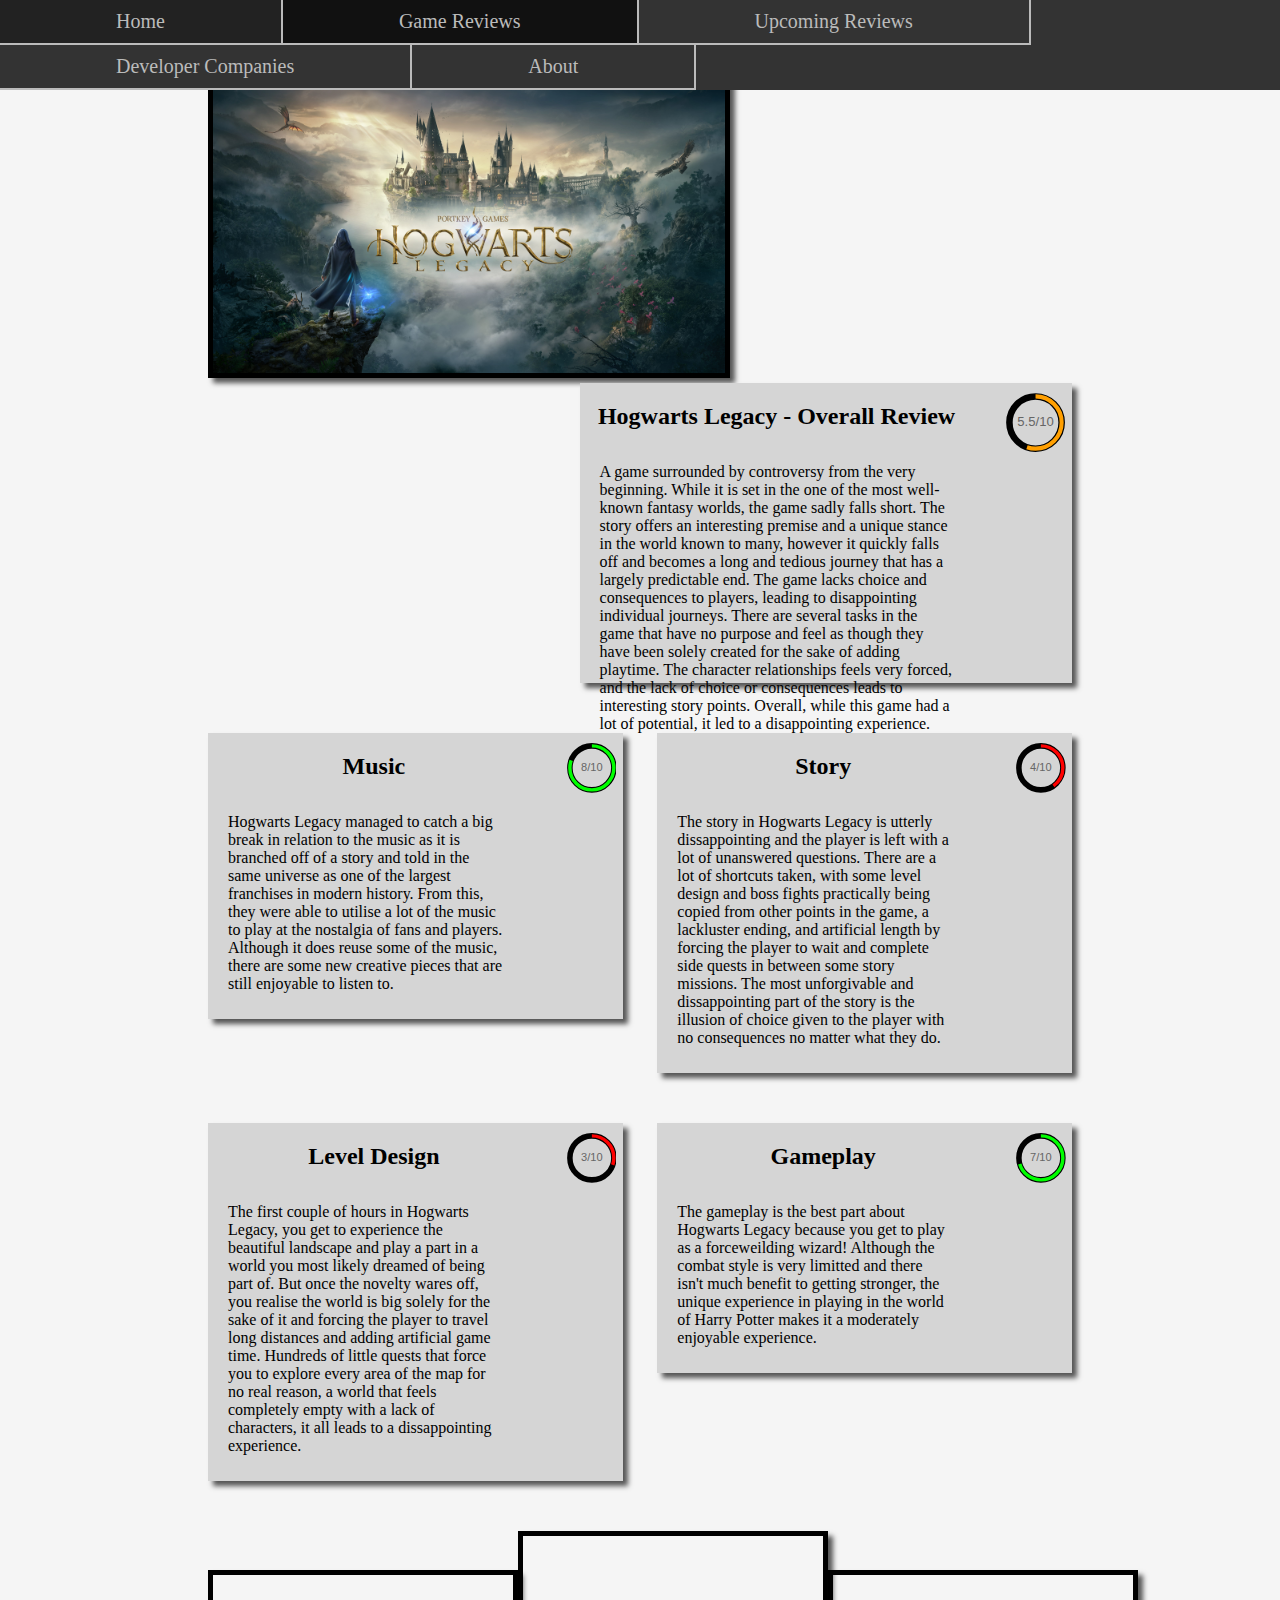
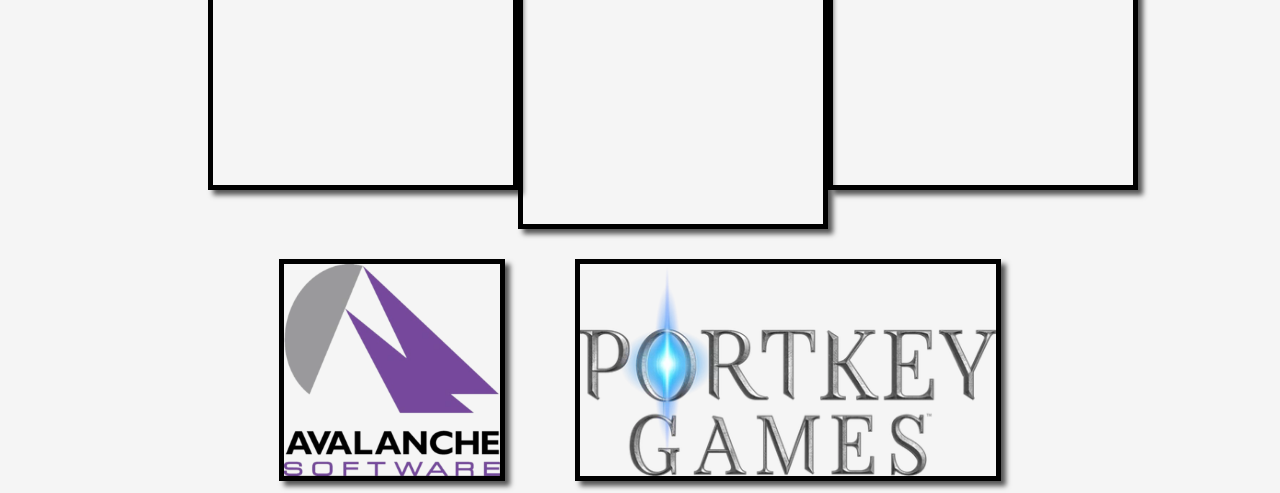
<file: Hogwarts-Legacy.html>
<!doctype html>
<html lang="en">
    <head>
        <meta charset="utf-8">
        <title>Game Reviews</title>
        <link rel="stylesheet" href="./css/style.css">
    </head>
    <body>
        <!-- Navigation Bar with the current section highlighted as the "active" class-->
        <ul>
            <li><a class="navbar" href="./index.html">Home</a></li>
            <li><a id="active" class="navbar" href="./game-reviews.html">Game Reviews</a></li>
            <li><a class="navbar" href="./upcoming-reviews.html">Upcoming Reviews</a></li>
            <li><a class="navbar" href="./developer-companies.html">Developer Companies</a></li>
            <li><a class="navbar" href="./about.html">About</a></li>
        </ul>
        <div class="buffer"></div>
        <div class="full-reviews">
            <div class="overall-review">
                <!-- Image for Hogwarts Legacy -->
                <div class="game-image">
                    <img src="./images/HowargtsLegacy.jpeg" alt="Hogwarts Legacy art" style="width:512px;height:288px;">
                </div>
                <!-- Review for Hogwarts Legacy -->
                <div class="game-review">
                    <!-- Top row of the review box containing the title and overall rating of Hogwarts Legacy -->
                    <!-- Rating circle was adapted from: SVG percentage circle with CSS Keyframes Animation - CodePen. (n.d.). https://codepen.io/sergiopedercini/pen/jmKdbj-->
                    <div class="title">
                        <h2>Hogwarts Legacy - Overall Review</h2>
                        <div class="rating-circle">
                            <svg viewBox="0 0 36 36" class="circular-chart orange">
                              <path class="circle-bg"
                                d="M18 2.0845
                                  a 15.9155 15.9155 0 0 1 0 31.831
                                  a 15.9155 15.9155 0 0 1 0 -31.831"
                              />
                              <path class="circle"
                                stroke-dasharray="55, 100"
                                d="M18 2.0845
                                  a 15.9155 15.9155 0 0 1 0 31.831
                                  a 15.9155 15.9155 0 0 1 0 -31.831"
                              />
                              <text x="18" y="20.35" class="percentage">5.5/10</text>
                            </svg>
                        </div>
                    </div>
                    <!-- Overall Review of Hogwarts Legacy -->
                    <div class="review">
                        <p>
                            A game surrounded by controversy from the very beginning. While it is set in the one of the most well-known fantasy 
                            worlds, the game sadly falls short. The story offers an interesting premise and a unique stance in the world known 
                            to many, however it quickly falls off and becomes a long and tedious journey that has a largely predictable end.
                             The game lacks choice and consequences to players, leading to disappointing individual journeys. 
                             There are several tasks in the game that have no purpose and feel as though they have been solely created for 
                             the sake of adding playtime. The character relationships feels very forced, and the lack of choice or 
                             consequences leads to interesting story points. Overall, while this game had a lot of potential,
                              it led to a disappointing experience.
                        </p>
                    </div>
                </div>
            </div>
            <div class="individual-reviews">
                <div id="music-review" class="section-review">
                    <!-- The top row of the review box containing the title and the music rating -->
                    <section class="title">
                        <h2>Music</h2>
                        <!-- Music rating for Hogwarts Legacy -->
                        <!-- Rating circle was adapted from: SVG percentage circle with CSS Keyframes Animation - CodePen. (n.d.). https://codepen.io/sergiopedercini/pen/jmKdbj-->
                        <div class="rating-circle">
                            <svg viewBox="0 0 36 36" class="circular-chart green">
                              <path class="circle-bg"
                                d="M18 2.0845
                                  a 15.9155 15.9155 0 0 1 0 31.831
                                  a 15.9155 15.9155 0 0 1 0 -31.831"
                              />
                              <path class="circle"
                                stroke-dasharray="80, 100"
                                d="M18 2.0845
                                  a 15.9155 15.9155 0 0 1 0 31.831
                                  a 15.9155 15.9155 0 0 1 0 -31.831"
                              />
                              <text x="18" y="20.35" class="percentage">8/10</text>
                            </svg>
                        </div>
                    </section>
                    <!-- Music review of Hogwarts Legacy -->
                    <div class="review">
                        <p>
                            Hogwarts Legacy managed to catch a big break in relation to the music as it is branched off
                            of a story and told in the same universe as one of the largest franchises in modern history. From this, 
                            they were able to utilise a lot of the music to play at the nostalgia of fans and players. Although it 
                            does reuse some of the music, there are some new creative pieces that are still enjoyable to listen to.
                        </p>
                    </div>
                </div>
                <div id="story-review" class="section-review">
                    <!-- The top row of the review box containing the title and the story rating -->
                    <section class="title">
                        <h2>Story</h2>
                        <!-- Story rating for Hogwarts Legacy -->
                        <!-- Rating circle was adapted from: SVG percentage circle with CSS Keyframes Animation - CodePen. (n.d.). https://codepen.io/sergiopedercini/pen/jmKdbj-->
                        <div class="rating-circle">
                            <svg viewBox="0 0 36 36" class="circular-chart red">
                              <path class="circle-bg"
                                d="M18 2.0845
                                  a 15.9155 15.9155 0 0 1 0 31.831
                                  a 15.9155 15.9155 0 0 1 0 -31.831"
                              />
                              <path class="circle"
                                stroke-dasharray="40, 100"
                                d="M18 2.0845
                                  a 15.9155 15.9155 0 0 1 0 31.831
                                  a 15.9155 15.9155 0 0 1 0 -31.831"
                              />
                              <text x="18" y="20.35" class="percentage">4/10</text>
                            </svg>
                        </div>
                    </section>
                    <!-- Story review of Hogwarts Legacy -->
                    <div class="review">
                        <p>
                            The story in Hogwarts Legacy is utterly dissappointing and the player is left with a lot of 
                            unanswered questions. There are a lot of shortcuts taken, with some level design and boss 
                            fights practically being copied from other points in the game, a lackluster ending, and artificial
                            length by forcing the player to wait and complete side quests in between some story missions. The
                            most unforgivable and dissappointing part of the story is the illusion of choice given to the player
                            with no consequences no matter what they do.
                        </p>
                    </div>
                </div>
            </div>
            <div class="individual-reviews">
                <div id="level-design-review" class="section-review">
                    <!-- The top row of the review box containing the title and the level design rating -->
                    <section class="title">
                        <h2>Level Design</h2>
                        <!-- Level Design rating for Hogwarts Legacy -->
                        <!-- Rating circle was adapted from: SVG percentage circle with CSS Keyframes Animation - CodePen. (n.d.). https://codepen.io/sergiopedercini/pen/jmKdbj-->
                        <div class="rating-circle">
                            <svg viewBox="0 0 36 36" class="circular-chart red">
                              <path class="circle-bg"
                                d="M18 2.0845
                                  a 15.9155 15.9155 0 0 1 0 31.831
                                  a 15.9155 15.9155 0 0 1 0 -31.831"
                              />
                              <path class="circle"
                                stroke-dasharray="30, 100"
                                d="M18 2.0845
                                  a 15.9155 15.9155 0 0 1 0 31.831
                                  a 15.9155 15.9155 0 0 1 0 -31.831"
                              />
                              <text x="18" y="20.35" class="percentage">3/10</text>
                            </svg>
                        </div>
                    </section>
                    <!-- Level Design review of Hogwarts Legacy -->
                    <div class="review">
                        <p>
                            The first couple of hours in Hogwarts Legacy, you get to experience the beautiful landscape
                            and play a part in a world you most likely dreamed of being part of. But once the novelty wares
                            off, you realise the world is big solely for the sake of it and forcing the player to travel long
                            distances and adding artificial game time. Hundreds of little quests that force you to explore every 
                            area of the map for no real reason, a world that feels completely empty with a lack of characters, it
                            all leads to a dissappointing experience.
                        </p>
                    </div>
                </div>
                <div id="gameplay-review" class="section-review">
                    <!-- The top row of the review box containing the title and the gameplay rating -->
                    <section class="title">
                        <h2>Gameplay</h2>
                        <!-- Gameplay rating for Hogwarts Legacy -->
                        <!-- Rating circle was adapted from: SVG percentage circle with CSS Keyframes Animation - CodePen. (n.d.). https://codepen.io/sergiopedercini/pen/jmKdbj-->
                        <div class="rating-circle">
                            <svg viewBox="0 0 36 36" class="circular-chart green">
                              <path class="circle-bg"
                                d="M18 2.0845
                                  a 15.9155 15.9155 0 0 1 0 31.831
                                  a 15.9155 15.9155 0 0 1 0 -31.831"
                              />
                              <path class="circle"
                                stroke-dasharray="70, 100"
                                d="M18 2.0845
                                  a 15.9155 15.9155 0 0 1 0 31.831
                                  a 15.9155 15.9155 0 0 1 0 -31.831"
                              />
                              <text x="18" y="20.35" class="percentage">7/10</text>
                            </svg>
                        </div>
                    </section>
                    <!-- Gameplay review of Hogwarts Legacy -->
                    <div class="review">
                        <p>
                            The gameplay is the best part about Hogwarts Legacy because you get to play as a 
                            forceweilding wizard! Although the combat style is very limitted and there isn't much benefit to 
                            getting stronger, the unique experience in playing in the world of Harry Potter makes it a
                            moderately enjoyable experience. 
                        </p>
                    </div>
                </div>
            </div>
            <!-- Trailers for Hogwarts Legacy -->
            <div class="videos">
                <!-- Story Trailer for Hogwarts Legacy -->
                <iframe width="373" height="210" src="https://www.youtube.com/embed/NthGfn_ddRQ" title="YouTube video player" 
                allow="accelerometer; autoplay; clipboard-write; encrypted-media; 
                gyroscope; picture-in-picture; web-share" allowfullscreen></iframe>
                <!-- Launch Trailer for Hogwarts Legacy -->
                <iframe width="512" height="288" src="https://www.youtube.com/embed/BtyBjOW8sGY" title="YouTube video player"
                allow="accelerometer; autoplay; clipboard-write; encrypted-media;
                gyroscope; picture-in-picture; web-share" allowfullscreen></iframe>
                <!-- Gameplay Trailer for Hogwarts Legacy -->
                <iframe width="373" height="210" src="https://www.youtube.com/embed/2AZmuZNu5LA" title="YouTube video player" 
                allow="accelerometer; autoplay; clipboard-write; encrypted-media;
                gyroscope; picture-in-picture; web-share" allowfullscreen></iframe>
            </div>
            <!-- Container with Developer company and Publishing company images and links -->
            <div class="developer-publisher">
                <!-- Developer company image and link -->
                <a href="https://www.avalanchesoftware.com/">
                    <img class="border" src="./images/avalance-software.webp" alt="Avalance Software logo" style="width:216px;height:212px;">
                </a>
                <!-- Publishing company image and link -->
                <a href="https://www.portkeygames.com/">
                    <img class="border" src="./images/portkey-games.png" alt="Portkey Games logo" style="width:416px;height:212px;">
                </a>
            </div>
        </div>
    </body>
</html>
</file>
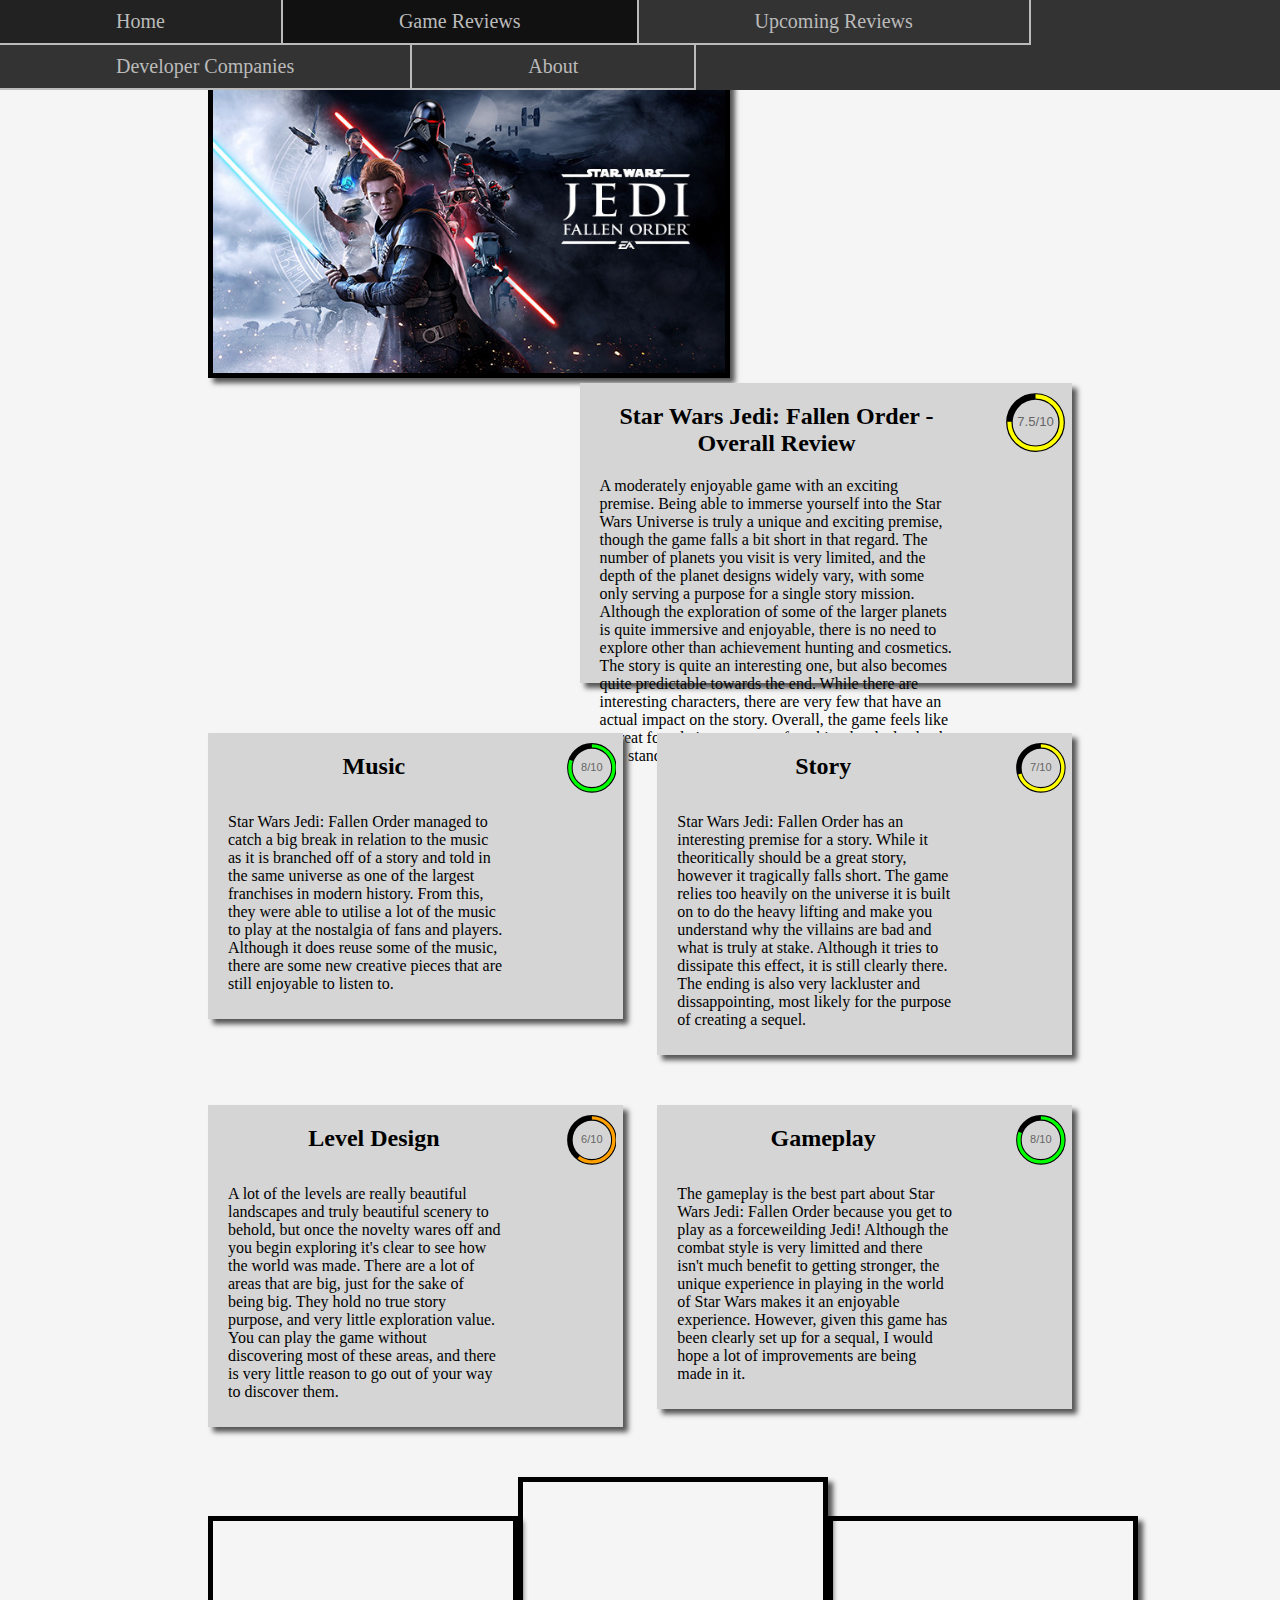
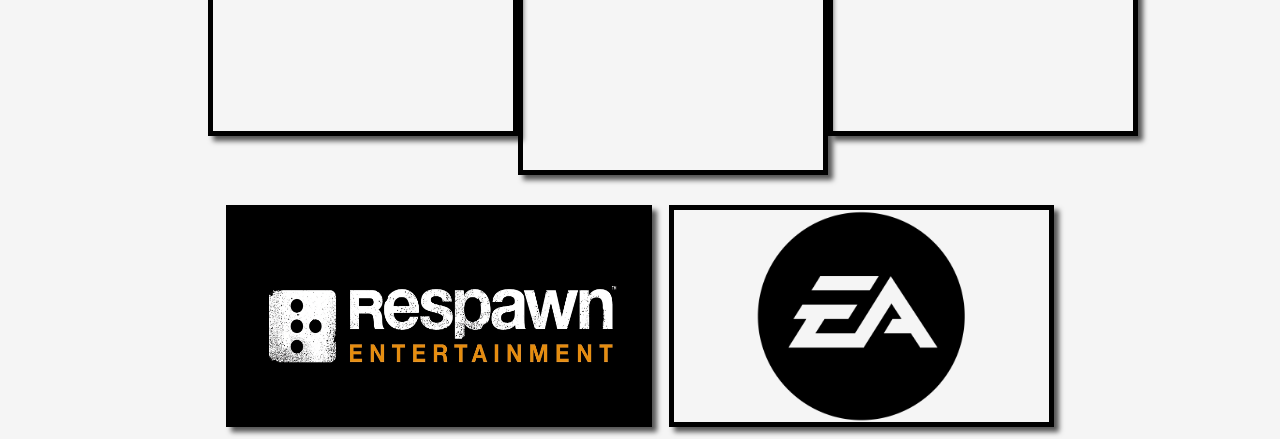
<file: Star-Wars-Jedi-Fallen-Order.html>
<!doctype html>
<html lang="en">
    <head>
        <meta charset="utf-8">
        <title>Game Reviews</title>
        <link rel="stylesheet" href="./css/style.css">
    </head>
    <body>
        <!-- Navigation Bar with the current section highlighted as the "active" class-->
        <ul>
            <li><a class="navbar" href="./index.html">Home</a></li>
            <li><a id="active" class="navbar" href="./game-reviews.html">Game Reviews</a></li>
            <li><a class="navbar" href="./upcoming-reviews.html">Upcoming Reviews</a></li>
            <li><a class="navbar" href="./developer-companies.html">Developer Companies</a></li>
            <li><a class="navbar" href="./about.html">About</a></li>
        </ul>
        <div class="buffer"></div>
        <div class="full-reviews">
            <div class="overall-review">
                <!-- Image for Fallen Order -->
                <div class="game-image">
                    <img src="./images/Jedi-FallenOrder.jpeg" alt="Jedi: Fallen Order art" style="width:512px;height:288px;">
                </div>
                <!-- Review for Fallen Order -->
                <div class="game-review">
                    <!-- Top row of the review box containing the title and overall rating of Fallen Order -->
                    <div class="title">
                        <h2>Star Wars Jedi: Fallen Order - Overall Review</h2>
                        <!-- Rating circle was adapted from: SVG percentage circle with CSS Keyframes Animation - CodePen. (n.d.). https://codepen.io/sergiopedercini/pen/jmKdbj-->
                        <div class="rating-circle">
                            <svg viewBox="0 0 36 36" class="circular-chart yellow">
                              <path class="circle-bg"
                                d="M18 2.0845
                                  a 15.9155 15.9155 0 0 1 0 31.831
                                  a 15.9155 15.9155 0 0 1 0 -31.831"
                              />
                              <path class="circle"
                                stroke-dasharray="75, 100"
                                d="M18 2.0845
                                  a 15.9155 15.9155 0 0 1 0 31.831
                                  a 15.9155 15.9155 0 0 1 0 -31.831"
                              />
                              <text x="18" y="20.35" class="percentage">7.5/10</text>
                            </svg>
                        </div>
                    </div>
                    <!-- Overall Review of Fallen Order -->
                    <div class="review">
                        <p>
                            A moderately enjoyable game with an exciting premise. Being able to immerse yourself into 
                            the Star Wars Universe is truly a unique and exciting premise, though the game falls a bit 
                            short in that regard. The number of planets you visit is very limited, and the depth of the 
                            planet designs widely vary, with some only serving a purpose for a single story mission. 
                            Although the exploration of some of the larger planets is quite immersive and enjoyable, 
                            there is no need to explore other than achievement hunting and cosmetics. The story is 
                            quite an interesting one, but also becomes quite predictable towards the end. While there 
                            are interesting characters, there are very few that have an actual impact on the story. 
                            Overall, the game feels like a great foundation to a great franchise, but lacks depth as a 
                            standalone game.
                        </p>
                    </div>
                    <!-- Buttons to display all ratings or read the full review -->
                </div>
            </div>
            <div class="individual-reviews">
                <div id="music-review" class="section-review">
                    <!-- The top row of the review box containing the title and the music rating -->
                    <section class="title">
                        <h2>Music</h2>
                        <!-- Music rating for Fallen Order -->
                        <!-- Rating circle was adapted from: SVG percentage circle with CSS Keyframes Animation - CodePen. (n.d.). https://codepen.io/sergiopedercini/pen/jmKdbj-->
                        <div class="rating-circle">
                            <svg viewBox="0 0 36 36" class="circular-chart green">
                              <path class="circle-bg"
                                d="M18 2.0845
                                  a 15.9155 15.9155 0 0 1 0 31.831
                                  a 15.9155 15.9155 0 0 1 0 -31.831"
                              />
                              <path class="circle"
                                stroke-dasharray="80, 100"
                                d="M18 2.0845
                                  a 15.9155 15.9155 0 0 1 0 31.831
                                  a 15.9155 15.9155 0 0 1 0 -31.831"
                              />
                              <text x="18" y="20.35" class="percentage">8/10</text>
                            </svg>
                        </div>
                    </section>
                    <!-- Music review of Fallen Order -->
                    <div class="review">
                        <p>
                            Star Wars Jedi: Fallen Order managed to catch a big break in relation to the music as it is branched off
                            of a story and told in the same universe as one of the largest franchises in modern history. From this, 
                            they were able to utilise a lot of the music to play at the nostalgia of fans and players. Although it 
                            does reuse some of the music, there are some new creative pieces that are still enjoyable to listen to.
                        </p>
                    </div>
                </div>
                <div id="story-review" class="section-review">
                    <!-- The top row of the review box containing the title and the story rating -->
                    <section class="title">
                        <h2>Story</h2>
                        <!-- Story rating for Fallen Order -->
                        <!-- Rating circle was adapted from: SVG percentage circle with CSS Keyframes Animation - CodePen. (n.d.). https://codepen.io/sergiopedercini/pen/jmKdbj-->
                        <div class="rating-circle">
                            <svg viewBox="0 0 36 36" class="circular-chart yellow">
                              <path class="circle-bg"
                                d="M18 2.0845
                                  a 15.9155 15.9155 0 0 1 0 31.831
                                  a 15.9155 15.9155 0 0 1 0 -31.831"
                              />
                              <path class="circle"
                                stroke-dasharray="70, 100"
                                d="M18 2.0845
                                  a 15.9155 15.9155 0 0 1 0 31.831
                                  a 15.9155 15.9155 0 0 1 0 -31.831"
                              />
                              <text x="18" y="20.35" class="percentage">7/10</text>
                            </svg>
                        </div>
                    </section>
                    <!-- Story review of Fallen Order -->
                    <div class="review">
                        <p>
                            Star Wars Jedi: Fallen Order has an interesting premise for a story. While it theoritically should be
                            a great story, however it tragically falls short. The game relies too heavily on the universe it is 
                            built on to do the heavy lifting and make you understand why the villains are bad and what is truly
                            at stake. Although it tries to dissipate this effect, it is still clearly there. The ending is also very 
                            lackluster and dissappointing, most likely for the purpose of creating a sequel.
                        </p>
                    </div>
                </div>
            </div>
            <div class="individual-reviews">
                <div id="level-design-review" class="section-review">
                    <!-- The top row of the review box containing the title and the level design rating -->
                    <section class="title">
                        <h2>Level Design</h2>
                        <!-- Level Design rating for Fallen Order -->
                        <!-- Rating circle was adapted from: SVG percentage circle with CSS Keyframes Animation - CodePen. (n.d.). https://codepen.io/sergiopedercini/pen/jmKdbj-->
                        <div class="rating-circle">
                            <svg viewBox="0 0 36 36" class="circular-chart orange">
                              <path class="circle-bg"
                                d="M18 2.0845
                                  a 15.9155 15.9155 0 0 1 0 31.831
                                  a 15.9155 15.9155 0 0 1 0 -31.831"
                              />
                              <path class="circle"
                                stroke-dasharray="60, 100"
                                d="M18 2.0845
                                  a 15.9155 15.9155 0 0 1 0 31.831
                                  a 15.9155 15.9155 0 0 1 0 -31.831"
                              />
                              <text x="18" y="20.35" class="percentage">6/10</text>
                            </svg>
                        </div>
                    </section>
                    <!-- Level Design review of Fallen Order -->
                    <div class="review">
                        <p>
                            A lot of the levels are really beautiful landscapes and truly beautiful scenery to behold, but once 
                            the novelty wares off and you begin exploring it's clear to see how the world was made. There are a
                            lot of areas that are big, just for the sake of being big. They hold no true story purpose, and very
                            little exploration value. You can play the game without discovering most of these areas, and there is
                            very little reason to go out of your way to discover them.
                        </p>
                    </div>
                </div>
                <div id="gameplay-review" class="section-review">
                    <!-- The top row of the review box containing the title and the gameplay rating -->
                    <section class="title">
                        <h2>Gameplay</h2>
                        <!-- Gameplay rating for Fallen Order -->
                        <div class="rating-circle">
                            <svg viewBox="0 0 36 36" class="circular-chart green">
                              <path class="circle-bg"
                                d="M18 2.0845
                                  a 15.9155 15.9155 0 0 1 0 31.831
                                  a 15.9155 15.9155 0 0 1 0 -31.831"
                              />
                              <path class="circle"
                                stroke-dasharray="80, 100"
                                d="M18 2.0845
                                  a 15.9155 15.9155 0 0 1 0 31.831
                                  a 15.9155 15.9155 0 0 1 0 -31.831"
                              />
                              <text x="18" y="20.35" class="percentage">8/10</text>
                            </svg>
                        </div>
                    </section>
                    <!-- Gameplay review of Fallen Order -->
                    <div class="review">
                        <p>
                            The gameplay is the best part about Star Wars Jedi: Fallen Order because you get to play as a 
                            forceweilding Jedi! Although the combat style is very limitted and there isn't much benefit to 
                            getting stronger, the unique experience in playing in the world of Star Wars makes it an enjoyable 
                            experience. However, given this game has been clearly set up for a sequal, I would hope a lot of 
                            improvements are being made in it. 
                        </p>
                    </div>
                </div>
            </div>
            <!-- Trailers for Fallen Order -->
            <div class="videos">
                <!-- Story Trailer for Fallen Order -->
                <iframe width="373" height="210" src="https://www.youtube.com/embed/03l5L5LruHs" title="YouTube video player"
                allow="accelerometer; autoplay; clipboard-write; encrypted-media;
                gyroscope; picture-in-picture; web-share" allowfullscreen></iframe>
                <!-- Launch Trailer for Fallen Order -->
                <iframe width="512" height="288" src="https://www.youtube.com/embed/xIl2z5wwjdA" title="YouTube video player"
                allow="accelerometer; autoplay; clipboard-write; encrypted-media;
                gyroscope; picture-in-picture; web-share" allowfullscreen></iframe>
                <!-- Gameplay Trailer for Fallen Order -->
                <iframe width="373" height="210" src="https://www.youtube.com/embed/TrxtGw0BW78" title="YouTube video player"
                allow="accelerometer; autoplay; clipboard-write; encrypted-media;
                gyroscope; picture-in-picture; web-share" allowfullscreen></iframe>
            </div>
            <!-- Container with Developer company and Publishing company images and links -->
            <div class="developer-publisher">
                <!-- Developer company image and link -->
                <a href="https://www.respawn.com/">
                    <img class="border" src="./images/RespawnEntertainment.webp" alt="Respawn Entertainment logo" style="width:416px;height:212px;">
                </a>
                <!-- Publishing company image and link -->
                <a href="https://www.ea.com/">
                    <img class="border" src="./images/EA.png" alt="Electronic Arts logo" style="width:375px;height:212px;">
                </a>
            </div>
        </div>
    </body>
</html>
</file>
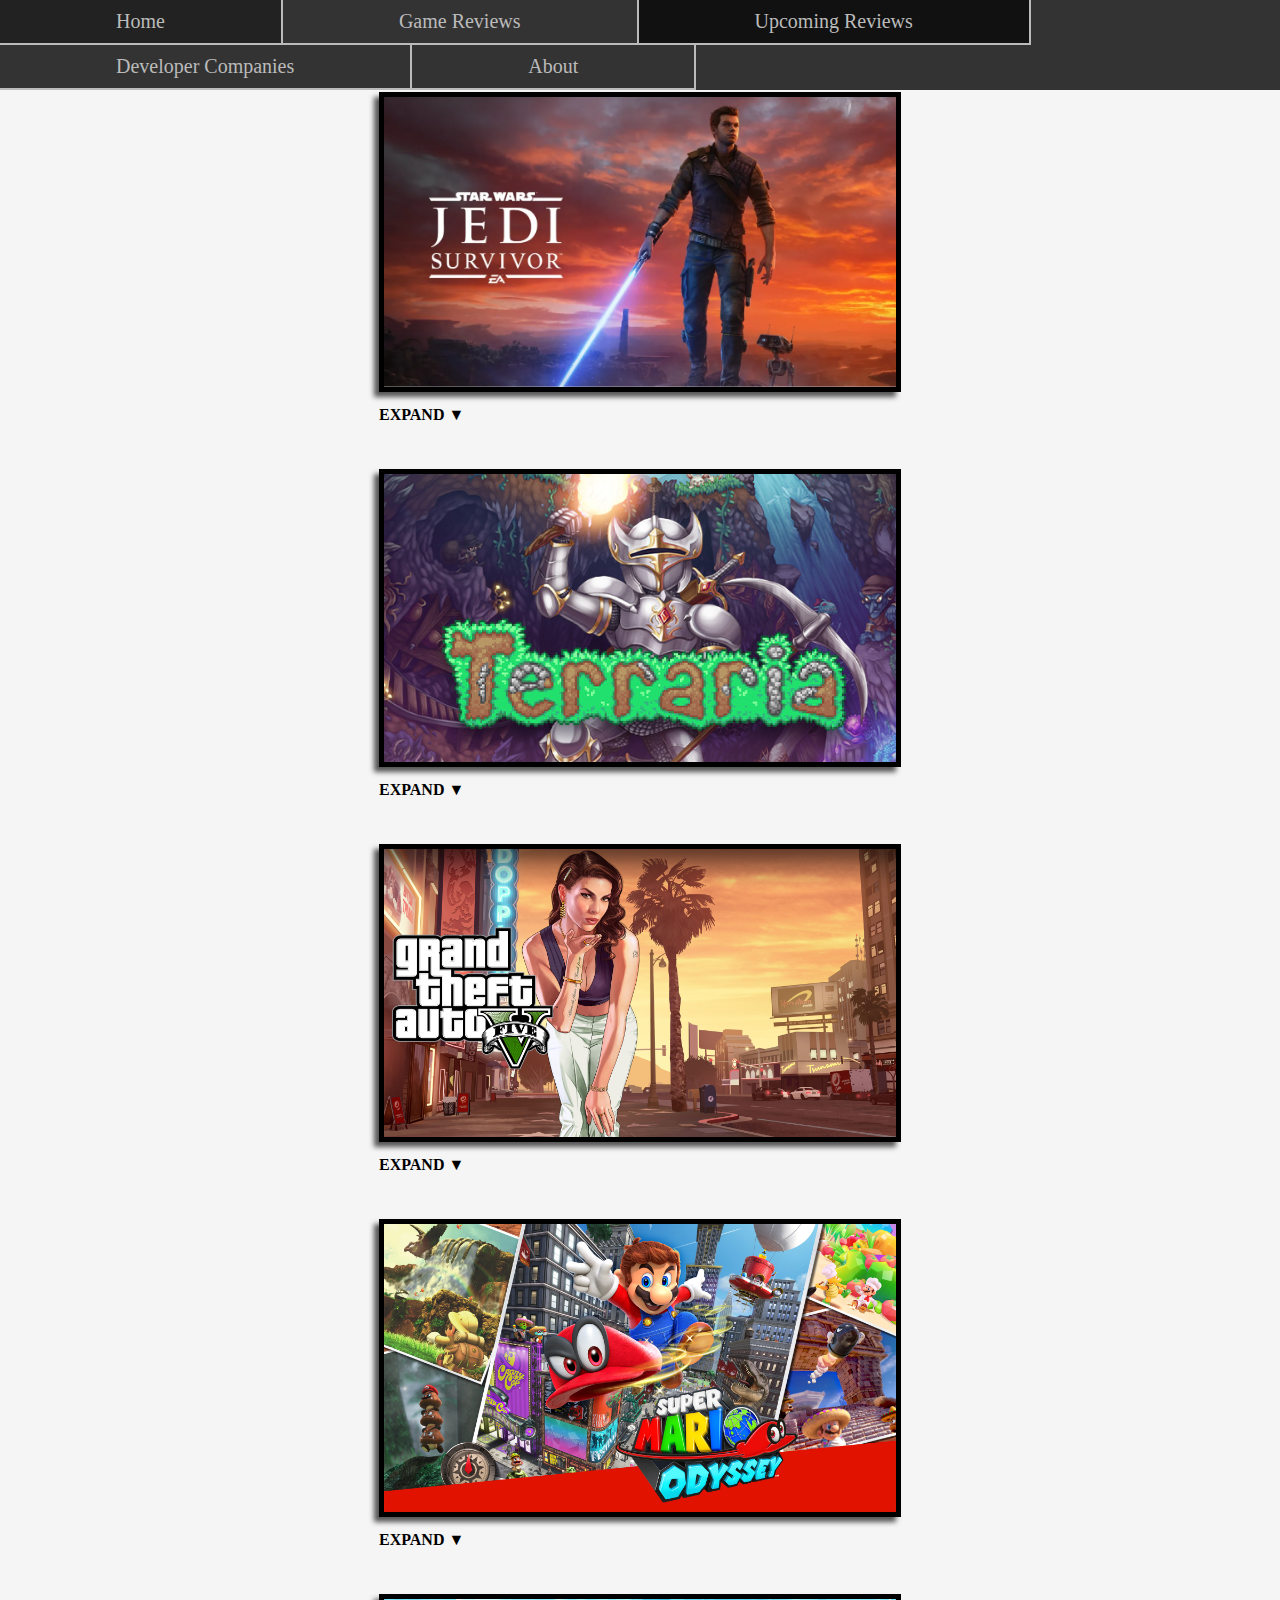
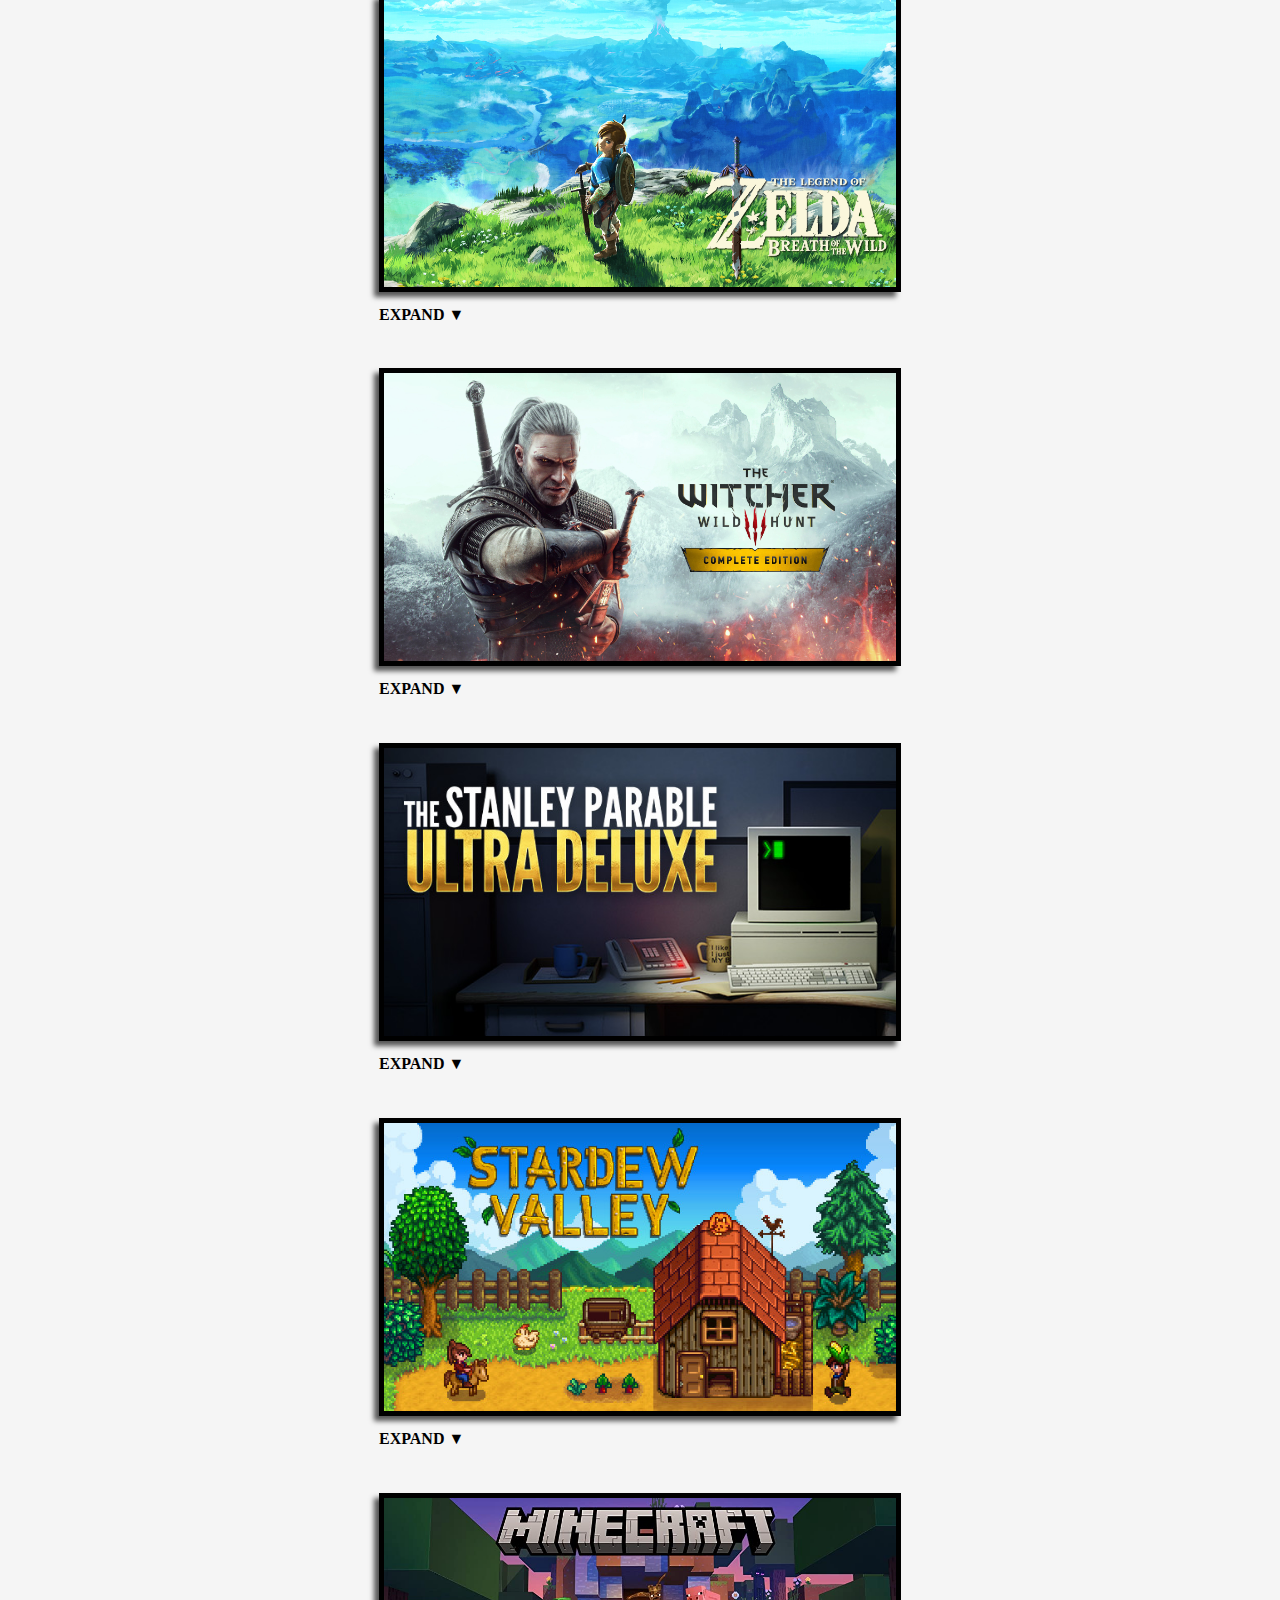
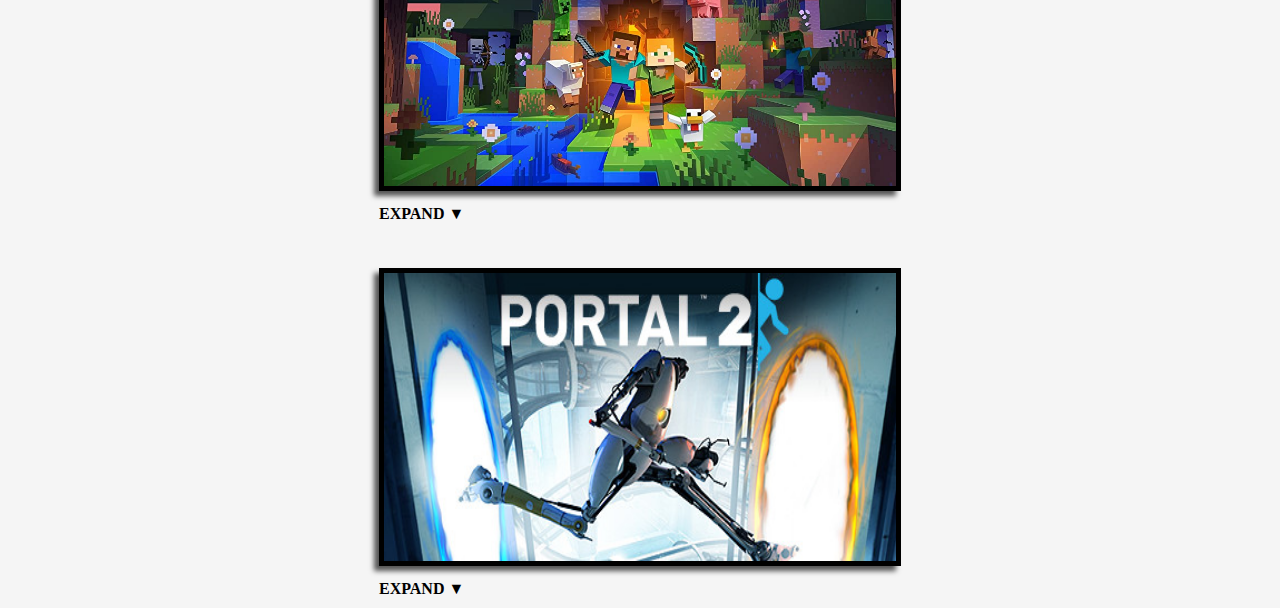
<file: upcoming-reviews.html>
<!doctype html>
<html lang="en">
    <head>
        <meta charset="utf-8">
        <title>Upcoming Reviews</title>
        <link rel="stylesheet" href="./css/style.css">
    </head>
    <body>
        <!-- Navigation Bar with the current section highlighted as the "active" class-->
        <ul>
            <li><a class="navbar" href="./index.html">Home</a></li>
            <li><a class="navbar" href="./game-reviews.html">Game Reviews</a></li>
            <li><a id="active" class="navbar" href="./upcoming-reviews.html">Upcoming Reviews</a></li>
            <li><a class="navbar" href="./developer-companies.html">Developer Companies</a></li>
            <li><a class="navbar" href="./about.html">About</a></li>
        </ul>
        <div class="buffer"></div>
        <!-- Container with all of the upcoming games images and their countdowns -->
        <div class="upcoming">
            <!-- Container for Jedi Survivor image and its countdown -->
            <div class="game">
                <!-- Image for Jedi Survivor -->
                <img class="image" src="./images/Jedi-Survivor.webp" class="countdown" alt="Jedi: Survivor art" style="width:512px;height:290px;">
                <!-- Expand button to show the countdown for Jedi Survivor -->
                <nav class="expand-button">
                    <a href="">Expand</a>
                </nav>
                <!-- Countdown for Jedi Survivor -->
                <div class="countdown">
                    <p>The review for this game will be available in: </p>
                    <p id="survivor-timer" class="timer"></p>
                </div>
            </div>
            <!-- Container for Terraria image and its countdown -->
            <div class="game">
                <!-- Image for Terraria -->
                <img class="image" src="./images/Terraria.jpg" class="countdown" alt="Terraria art" style="width:512px;height:288px;">
                <!-- Expand button to show the countdown for Terraria -->
                <nav class="expand-button">
                    <a href="">Expand</a>
                </nav>
                <!-- Countdown for Terraria -->
                <div class="countdown">
                    <p>The review for this game will be available in: </p>
                    <p id="terraria-timer" class="timer"></p>
                </div>
            </div>
            <!-- Container for Grand Theft Auto V image and its countdown -->
            <div class="game">
                <!-- Image for Grand Theft Auto V -->
                <img class="image" src="./images/GTAV.jpeg" alt="Grand Theft Auto V art" style="width:512px;height:288px;">
                <!-- Expand button to show the countdown for Grand Theft Auto V -->
                <nav class="expand-button">
                    <a href="">Expand</a>
                </nav>
                <!-- Countdown for Grand Theft Auto V -->
                <div class="countdown">
                    <p>The review for this game will be available in: </p>
                    <p id="gtav-timer" class="timer"></p>
                </div>
            </div>
            <!-- Container for Super Mario Odyssey image and its countdown -->
            <div class="game">
                <!-- Image for Super Mario Odyssey -->
                <img class="image" src="./images/Mario.jpg" alt="Super Mario Odyssey art" style="width:512px;height:288px;">
                <!-- Expand button to show the countdown for Super Mario Odyssey -->
                <nav class="expand-button">
                    <a href="">Expand</a>
                </nav>
                <!-- Countdown for Super Mario Odyssey -->
                <div class="countdown">
                    <p>The review for this game will be available in: </p>
                    <p id="mario-timer" class="timer"></p>
                </div>
            </div>
            <!-- Container for The Legend of Zelda: Breath of the Wild image and its countdown -->
            <div class="game">
                <!-- Image for The Legend of Zelda: Breath of the Wild -->
                <img class="image" src="./images/Zelda.jpg" alt="The Legend of Zelda: Breath of the Wild art" style="width:512px;height:288px;">
                <!-- Expand button to show the countdown for The Legend of Zelda: Breath of the Wild -->
                <nav class="expand-button">
                    <a href="">Expand</a>
                </nav>
                <!-- Countdown for The Legend of Zelda: Breath of the Wild -->
                <div class="countdown">
                    <p>The review for this game will be available in: </p>
                    <p id="zelda-timer" class="timer"></p>
                </div>
            </div>
            <!-- Container for The Witcher 3 image and its countdown -->
            <div class="game">
                <!-- Image for The Witcher 3 -->
                <img class="image" src="./images/thewitcher.jpg" alt="The witcher 3 art" style="width:512px;height:288px;">
                <!-- Expand button to show the countdown for The Witcher 3 -->
                <nav class="expand-button">
                    <a href="">Expand</a>
                </nav>
                <!-- Countdown for The Witcher 3 -->
                <div class="countdown">
                    <p>The review for this game will be available in: </p>
                    <p id="witcher-timer" class="timer"></p>
                </div>
            </div>
            <!-- Container for The Stanley Parable Ultimate Deluxe Edition image and its countdown -->
            <div class="game">
                <!-- Image for The Stanley Parable Ultimate Deluxe Edition -->
                <img class="image" src="./images/StanleyParable.jpg" alt="The Stanley Parable Ultimate Deluxe Edition art" style="width:512px;height:288px;">
                <!-- Expand button to show the countdown for The Stanley Parable Ultimate Deluxe Edition -->
                <nav class="expand-button">
                    <a href="">Expand</a>
                </nav>
                <!-- Countdown for The Stanley Parable Ultimate Deluxe Edition -->
                <div class="countdown">
                    <p>The review for this game will be available in: </p>
                    <p id="stanley-timer" class="timer"></p>
                </div>
            </div>
            <!-- Container for Stardew Valley image and its countdown -->
            <div class="game">
                <!-- Image for Stardew Valley -->
                <img class="image" src="./images/StardewValley.jpg" alt="Stardew Valley art" style="width:512px;height:288px;">
                <!-- Expand button to show the countdown for Stardew Valley -->
                <nav class="expand-button">
                    <a href="">Expand</a>
                </nav>
                <!-- Countdown for Stardew Valley -->
                <div class="countdown">
                    <p>The review for this game will be available in: </p>
                    <p id="stardew-timer" class="timer"></p>
                </div>
            </div>
            <!-- Container for Minecraft image and its countdown -->
            <div class="game">
                <!-- Image for Minecraft -->
                <img class="image" src="./images/Minecraft.jpg" alt="Minecraft art" style="width:512px;height:288px;">
                <!-- Expand button to show the countdown for Minecraft -->
                <nav class="expand-button">
                    <a href="">Expand</a>
                </nav>
                <!-- Countdown for Minecraft -->
                <div class="countdown">
                    <p>The review for this game will be available in: </p>
                    <p id="minecraft-timer" class="timer"></p>
                </div>
            </div>
            <!-- Container for Portal 2 image and its countdown -->
            <div class="game">
                <!-- Image for Portal 2 -->
                <img class="image" src="./images/Portal2.jpg" alt="Portal 2 art" style="width:512px;height:288px;">
                <!-- Expand button to show the countdown for Portal 2 -->
                <nav class="expand-button">
                    <a href="">Expand</a>
                </nav>
                <!-- Countdown for Portal 2 -->
                <div class="countdown">
                    <p>The review for this game will be available in: </p>
                    <p id="portal2-timer" class="timer"></p>
                </div>
            </div>
        </div>
        <script src="./js/script.js"></script>
    </body>
</html>
</file>
<file: css/style.css>
.buffer {
    padding: 16px;
  }

  body {
    background-color: #F5F5F5;
  }

  a {
    text-decoration: none;
    color: inherit;
  }

  /* Website Navigation Bar 
     The contents of this section refer to the style formatting 
     of the navigation bar across the website */

  ul {
    list-style-type: none;
    margin: 0;
    padding: 0;
    background-color: #333;
    position: fixed;
    top: 0;
    width: 100%;
    left: 0px;
  }

  li {
    float: left;
    border-right: 2px solid #bbb;
    border-bottom: 2px solid #bbb;
  }

  li a:hover {
    background-color: #222;
  }

  .navbar {
    text-align: center;
    text-decoration: none;
    display: block;
    padding: 10px;
    padding-left: 116px;
    padding-right: 116PX;
    font-size: 20px;
    background-color: #333;
    color: #bbb;
  }

  #active {
    background-color: #111;
  }
  
  /* HOME PAGE
     The following contents are displayed on the home page of the website */

  /* Popular Games
     The contents of this section refer to the "Popular Games" Section 
     of the home page of the website */

  h1 {
    text-align: center;
    font-size: 24px;
  }

  #popular-games {
    display: flex;
    margin-left: 120px;
    margin-right: 120px;
    padding-left: 30px;
    padding-right: 30px;
    height: 350px;
    flex-direction: row;
    justify-content: space-around;
    align-items: center;
    background-color: #d5d5d5;
  }

  .border {
    border: 5px solid #000;
    box-shadow: 5px 5px 5px #555;
  }

  /* Top Rated Games
     The contents of this section refer to the "Top Rated Games" Section
     of the home page of the website */

  #top-games {
    display: flex;
    margin-left: 120px;
    margin-right: 120px;
    height: 450px;
    flex-direction: row;
    justify-content: space-around;
    align-items: center;
    flex-wrap: wrap;
    background-color: #D5D5D5;
  }

  /* REVIEWED GAMES PAGE 
     The following contents are displayed on the reviewed games page */
  
  /* Search Items
     The contents of this section refer to the search buttons 
     in the reviewed games page */

  #search {
    float: left;
    display: flex;
    flex-direction: column;
    justify-content: space-around;
    align-content: space-around;
    height: 50px;
    padding-top: 100px;
  }

  #search > .button {
    margin-top: 5px;
  }

  button {
    width: 100%;
  }

  /* Game Reviews
     The contents of this section refer to the game reviews in
     the reviewed games page.
     This includes the boxes containing the reviews, the game images,
     the games rating, the games review, and the pop-up buttons */

  /* Container with all of the reviews */
  .reviews {
    float: right;
    width: 75.5%;
    display: flex;
    margin-top: 20px;
    margin-right: 120px;
    height: 1400px;
    flex-direction: column;
    justify-content: space-around;
  }

  /* Images of the games */
  .image {
    float: left;
    width: 512px;
    height: 288px;
    margin-top: 40px;
    border: 5px solid #000;
    box-shadow: -5px 5px 5px #555;
  }

  /* Container with the review of the game*/
  .game-review {
    float: right;
    height: 90%;
    width: 57%;
    margin-top: 35px;
    background-color: #D5D5D5;
    box-shadow: 5px 5px 5px #555;
  }

  /* Title of the game inside the container */
  .title > h2 {
    float: left;
    width: 80%;
    text-align: center;
    font-size: 24px;
  }

  /* Rating circle inside the container */
  .title > .rating-circle {
    float: right;
    width: 15%;
    justify-content: space-around ;
  }

  /* Game review inside the container */
  .review {
    margin-top: 80px;
    margin-left: 20px;
    margin-right: 120px;
  }

  /* Button to open the full review */
  .button {
    float: left;
    margin-left: 30px;
    padding: 5px;
    background-color: #999;
    border-radius: 5px;
  }

  /* Rating circles
     The contents of this section refer to the rating circles
     used in the review containers of each game.
     This includes the background of the circles, the colour
     of the circles, and the animation of the circles 
     Rating circle was adapted from:
     SVG percentage circle with CSS Keyframes Animation - CodePen. (n.d.). https://codepen.io/sergiopedercini/pen/jmKdbj */
  
  /* Rating circle */
  .circular-chart {
    display: block;
    margin: 10px auto;
    max-width: 80%;
  }
  
  /* Background of rating circle */
  .circle-bg {
    fill: none;
    stroke: black;
    stroke-width: 4;
  }
  
  /* Rating circle arch and animation */
  .circle {
    fill: none;
    stroke-width: 2.5;
    animation: progress 3s ease-out forwards;
  }
  
  @keyframes progress {
    0% {
      stroke-dasharray: 0 100;
    }
  }
  
  /* Colour of rating circle */
  .circular-chart.green .circle {
    stroke: #00FF00;
  }
  .circular-chart.yellow .circle {
    stroke: #FFFF00;
  }
  .circular-chart.orange .circle {
    stroke: #ff9f00;
  }
  .circular-chart.red .circle {
    stroke: red;
  }

  /* Text at the center of the rating circle */
  .percentage {
    fill: #666;
    font-family: sans-serif;
    font-size: 0.5em;
    text-anchor: middle;
  }

  /* Pop-Ups
     The contents of the following section refer to the 
     pop-ups for each of the reviewed games to display the 
     various rating circles for each review section */

  /* Button to open the pop-up 
     The button is hidden when javascript is not available*/   
  .open-ratings {
    display: none;
  }

  body.js .open-ratings {
    display: block;
    float: right;
    margin-right: 30px;
    padding: 5px;
    background-color: #999;
    border-radius: 5px;
  }

  /* Container displayer all of the rating circles */
  .rating-circles {
    display: flex;
    flex-direction: row;
    justify-content: center;
    align-items: center;
  }

  /* Each rating circle in the pop-up */
  .rating-circles > .rating-circle {
    width: 100%;
  }

  /* Title of each of the rating circles in the popup */
  .rating-circle > p {
    text-align: center;
    color: black;
    font-weight: bold;
    text-decoration: none;
    font-size: 1.25em;
    text-transform: uppercase;
  }

  .popup {
    position: fixed;
    top: 0;
    left: 0;
    background: rgba(0,0,0,0.75);
    width: 100%;
    height: 100%;
    transition: all 0.5s ease;
    visibility: hidden;
    opacity: 0;
  }
  
  .popup .ratings {
    background-color: #D5D5D5;
    margin: 5em;
    padding-top: 5em;
    height: 50%;
    box-shadow: rgba(0,0,0,0.25) 5px 5px 10px;
    position: relative;
    border-radius: 5px;
  }
  
  .close-ratings a {
    color: black;
    background-color: #999;
    font-weight: bold;
    text-decoration: none;
    font-size: 1.25em;
    text-transform: uppercase;
    margin-left: 45%;
    padding: 10px;
    border-radius: 5px;
  }
  
  .close-ratings a:before {
    content: "\2716"; /* Unicode for an 'x' icon */
    padding-right: 5px;
  }

  /* Elden Ring Pop-Ups
     The contents of the following section refer to the 
     pop-up for the review of Elden Ring */
  
  body.show-elden-ring-popup {
    overflow: hidden; /* Temporarily disables page scrolling */
  }
  
  body.show-elden-ring-popup #elden-ring-popup {
    visibility: visible;
    opacity: 1;
  }

  /* Sekiro Pop-Ups
     The contents of the following section refer to the 
     pop-up for the review of Sekiro */
  
  body.show-sekiro-popup {
    overflow: hidden; /* Temporarily disables page scrolling */
  }
  
  body.show-sekiro-popup #sekiro-popup {
    visibility: visible;
    opacity: 1;
  }

  /* Hogwarts Legacy Pop-Ups
    The contents of the following section refer to the 
    pop-up for the review of Hogwarts Legacy */

    body.show-hogwarts-popup {
    overflow: hidden; /* Temporarily disables page scrolling */
  }
  
  body.show-hogwarts-popup #hogwarts-popup {
    visibility: visible;
    opacity: 1;
  }

  /* Fallen Order Pop-Ups
    The contents of the following section refer to the 
    pop-up for the review of Fallen Order */

    body.show-fallenOrder-popup {
      overflow: hidden; /* Temporarily disables page scrolling */
    }
    
    body.show-fallenOrder-popup #fallenOrder-popup {
      visibility: visible;
      opacity: 1;
    }

  /* UPCOMING REVIEWS PAGE 
     The following contens are displayed on the upcoming reviews page of the website */

  .upcoming {
    display: flex;
    padding-top: 10px;
    height: 3750px;
    flex-direction: column;
    justify-content: space-around;
    align-items: center;
  }

  .timer {
    font-weight: bold;
    text-align: center;
  }

  .game > .image {
    float: none;
  }

  /* Hide expand button when JavaScript is not enabled */
  .expand-button {
    display: none; 
  }
  
  /* Show expand button when JavaScript is enabled */
  body.js .expand-button {
    display: block; 
    margin-top: 10px;
  }
  
  body.js .expand-button a {
    color: black;
    font-weight: bold;
    text-transform: uppercase;
    text-decoration: none;
  }
  
  body.js .expand-button a:after {
    content: "\25BC";
    padding-left: 0.25em;
  }
  
  /* Hide the countdown when JavaScript is not enabled */
  .countdown {
    display: none;
  }
  
  /* Hide the countdown until the expand button has been pressed if JavaScript is enabled */
  body.js .countdown {
    display: block;
    height: 0;
    overflow: hidden;
    transition: all 1s ease;
  }
  
  /* Hide expand button after it has been clicked */
  body.js .expanded .expand-button {
    display: none;
  }
  
  body.js .expanded .countdown {
    height: 100%;
  }

  /* DEVELOPER COMPANIES PAGE
     The following contents are displayed on the developer companies page of the website */

  /* Container with all of the reviews */
  .companies {
    display: flex;
    margin-top: 20px;
    margin-left: 30px;
    margin-right: 30px;
    height: 1400px;
    flex-direction: column;
    justify-content: space-around;
  }

  .company-image {
    float: left;
    width: 31%;
    height: 93%;
    border: 5px solid #000;
    box-shadow: -5px 5px 5px #555;
    background-color: #000;
  }

  .company-image > img {
    display: block;
    margin: auto;
    width: 50%;
    margin-top: 20px;
  }

  .company-description {
    float: left;
    width: 50%;
    height: 92%;
    margin-top: 5px;
    margin-left: 20px;
    margin-right: 20px;
    background-color: #D5D5D5;
    box-shadow: 0px 5px 5px #555;
  }

  /* Title of the game inside the container */
  .company > h2 {
    text-align: center;
    font-size: 24px;
  }

  /* Game review inside the container */
  .description {
    margin-left: 20px;
    margin-right: 20px;
  }

  .description > p {
    font-size: 18px;
  }

  .description > .button {
    display: block;
    margin-top: 10px;
    margin-left: 350px;
    font-weight: bold;
  }

  .games {
    float: right;
    display: flex;
    flex-direction: column;
  }

  .games > img {
    margin-bottom: 5px;
    border: 5px solid #000;
    box-shadow: 5px 5px 5px #555;
  }

  /* INDIVIDUAL GAME REVIEWS
     The following contents refer to the contents on the 
     individual game review pages */
  
  .full-reviews {
    display: flex;
    flex-direction: column;
    margin-top: 40px;
    margin-left: 200px;
    margin-right: 200px;
  }
  
  .game-image > img{
    float: left;
    width: 39.6%;
    border: 5px solid #000;
    box-shadow: 5px 5px 5px #555;
  }

  .overall-review > .game-review {
    width: 57%;
    height: 300px;
    margin-top: 5px;
  }

  #music-review {
    float: left;
    width: 48%;
    margin-top: 50px;
  }

  #story-review {
    float: right;
    width: 48%;
    margin-top: 50px;
  }

  #level-design-review {
    float: left;
    width: 48%;
    margin-top: 50px;
  }

  #gameplay-review {
    float: right;
    width: 48%;
    margin-top: 50px;
  }

  .section-review {
    float: none;
    padding-bottom: 10px;
    background-color: #D5D5D5;
    box-shadow: 5px 5px 5px #555;
  }

  .videos {
    display: flex;
    flex-direction: row;
    justify-content: space-around;
    align-items: center;
    margin-top: 50px;
  }

  iframe {
    border: 5px solid #000;
    box-shadow: 5px 5px 5px #555;
  }

  .developer-publisher {
    display: flex;
    flex-direction: row;
    justify-content: space-evenly;
    align-items: center;
    margin-top: 30px;
  }

  /* ABOUT PAGE
     The following contents refer to the contents on the 
     about page */

  .about {
    margin-top: 30px;
  }

  .about > p {
    font-size: 22px;
    font-family: 'Segoe UI', Tahoma, Geneva, Verdana, sans-serif;
  }


/* MEDIA QUERIES - PHONE
   The following contents adjust elements for a smaller screen size */
  @media (max-width: 1000px) {
    .buffer {
      padding: 110px;
    }

    ul {
      display: flex;
      flex-direction: column;
    }
    
    li {
      border-left: 2px solid #bbb;
    }

    .navbar {
      width: 300px;
      padding-left: 35%;
      padding-right: 35%;
    }

    #popular-games {
      flex-direction: column;
      margin: auto;
      height: 900px;
      width: 500px;
    }

    #top-games {
      height: 2200px;
      width: 400px;
      margin: auto;
    }

    #search {
      float: none;
      width: 100%;
      height: 100%;
      flex-direction: row;
      padding-top: 10px;
    }

    .reviews {
      float: none;
      width: 100%;
      height: 2600px;
    }

    .review-box {
      margin-top: 100px;
    }

    .review {
      margin-right: 200px;
    }

    .image {
      float: none;
      width: 512px;
      height: 288px;
      margin: auto;
    }

    .game-review {
      float: none;
      width: 100%;
      height: 52%;
      margin-top: -50px;
    }

    .rating-circles {
      margin-top: -50px;
    }

    .rating-circles > .rating-circle {
      width: 20%;
    }

    .rating-circle > p {
      font-size: 0.75em;
    }
    
    .popup .ratings {
      height: 10%;
    }
    
    .close-ratings a {
      font-size: 0.75em;
      padding: 5px;
      border-radius: 5px;
    }

    .companies {
      height: 3500px;
      justify-content: space-around;
    }

    .company {
      margin-top: 0px;
    }

    .company-image {
      margin: auto;
      float: none;
      width: 100%;
      height: 41%;
      box-shadow: 5px 5px 5px #555;
    }

    .company-image > img {
      margin-top: 0;
    }

    .company-description {
      float: none;
      width: 100%;
      height: 42%;
      padding-right: 10px;
      margin-top: 10px;
      margin-left: 0;
      padding-top: 1px;
      box-shadow: 5px 5px 5px #555;
    }

    .description > p {
      font-size: 22px;
    }

    .games {
      float: none;
      width: 100%;
      margin-top: 20px;
      flex-direction: row;
      justify-content: space-around;
    }

    .full-reviews {
      margin-top: 40px;
      margin-left: 0;
      margin-right: 0;
    }
    
    .game-image > img{
      float: none;
      margin-left: 25%;
    }

    .overall-review > .game-review {
      width: 100%;
      margin-top: 5px;
    }

    #music-review {
      float: none;
      width: 100%;
    }

    #story-review {
      float: none;
      width: 100%;
    }
  
    #level-design-review {
      float: none;
      width: 100%;
    }
  
    #gameplay-review {
      float: none;
      width: 100%;
    }

    .videos {
      flex-direction: column;
    }
  
    iframe {
      margin-bottom: 10px;
    }
  
    .developer-publisher {
      flex-direction: column;
      margin-top: 0;
    }
  }
</file>
